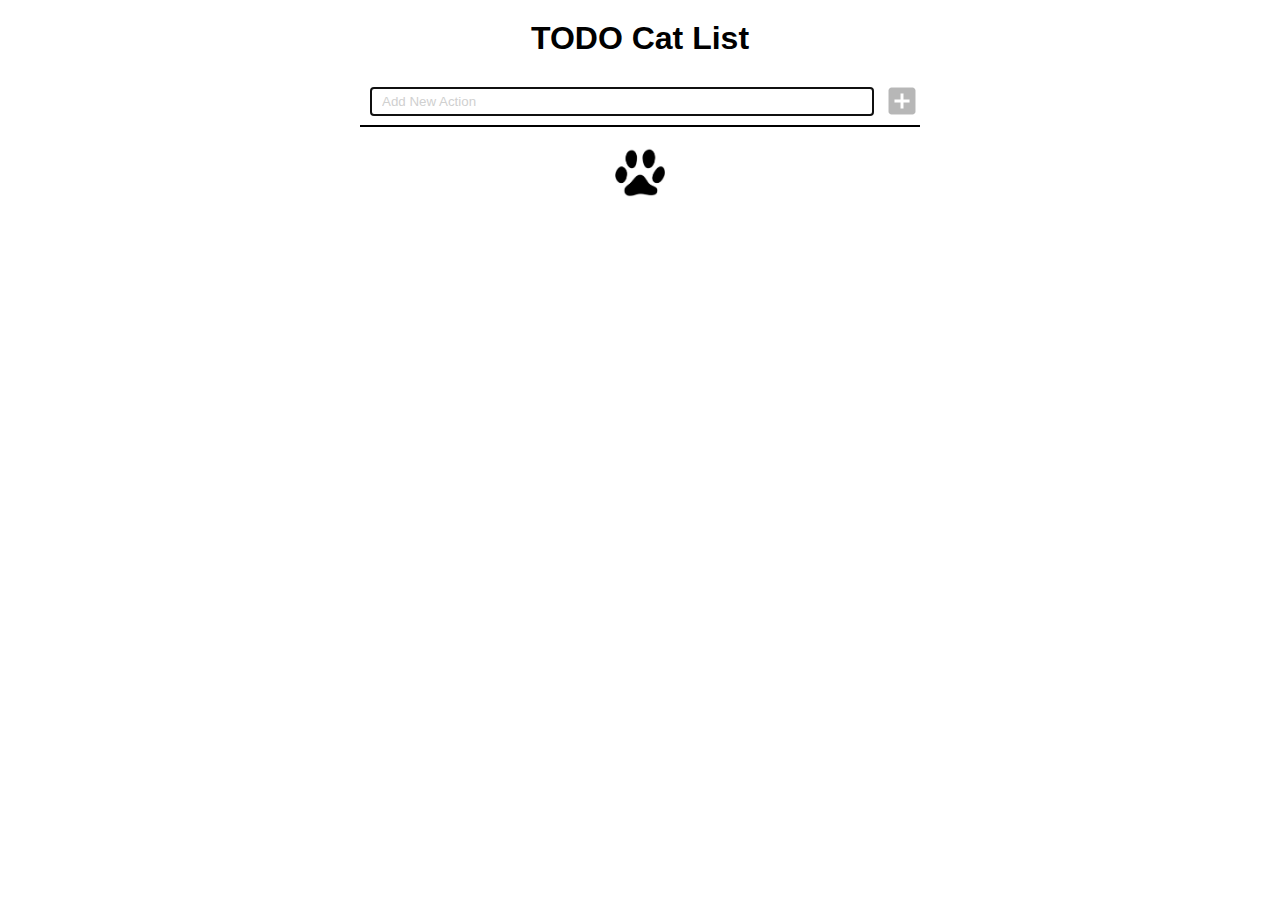
<file: FE_9_11_homework_dom/homework/index.html>
<!DOCTYPE html>
<html lang="en">
<head>
  <meta charset="UTF-8">
  <title>Homework 11 - TODO Cat List</title>
  <link rel="stylesheet" href="./assets/material-icons/material-icons.css">
  <link rel="stylesheet" href="./assets/styles.css">
</head>
<body>
  <div id="root"></div>

  <script src="./src/app.js"></script>
</body>
</html>
</file>
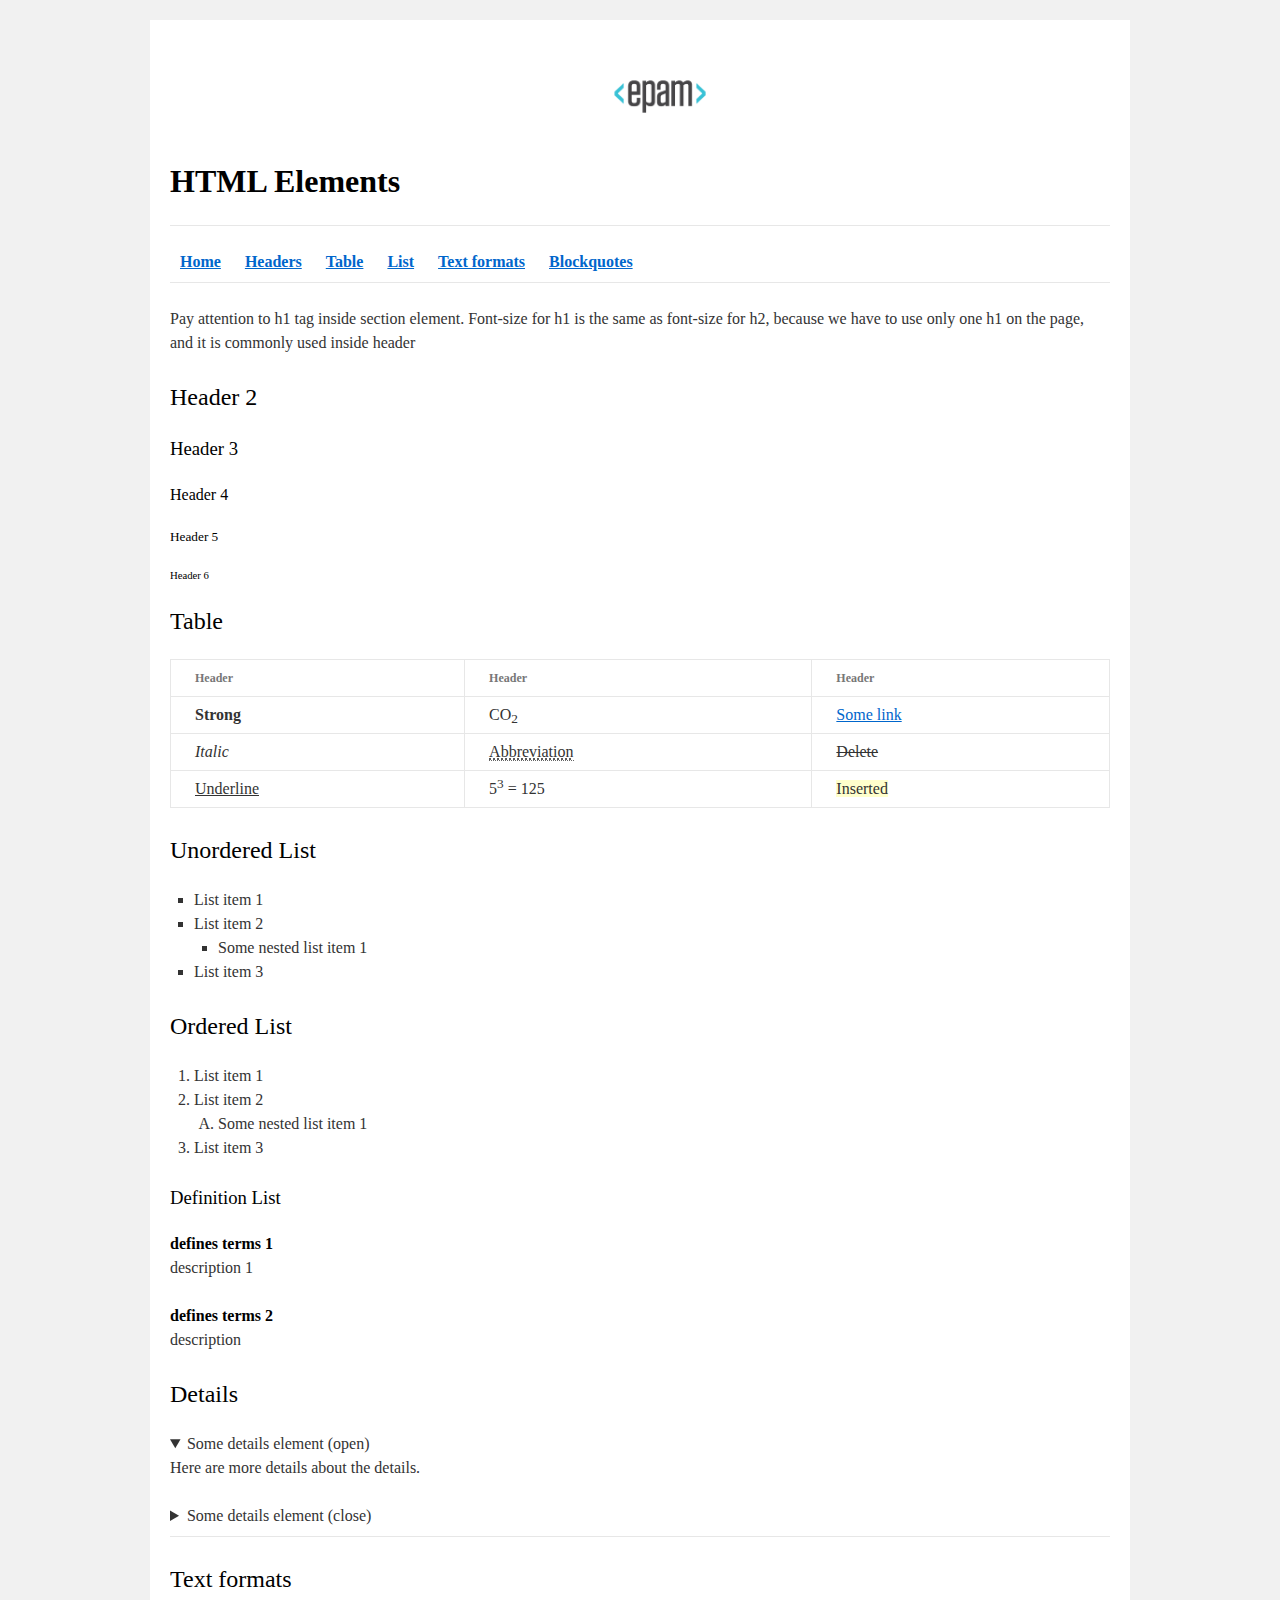
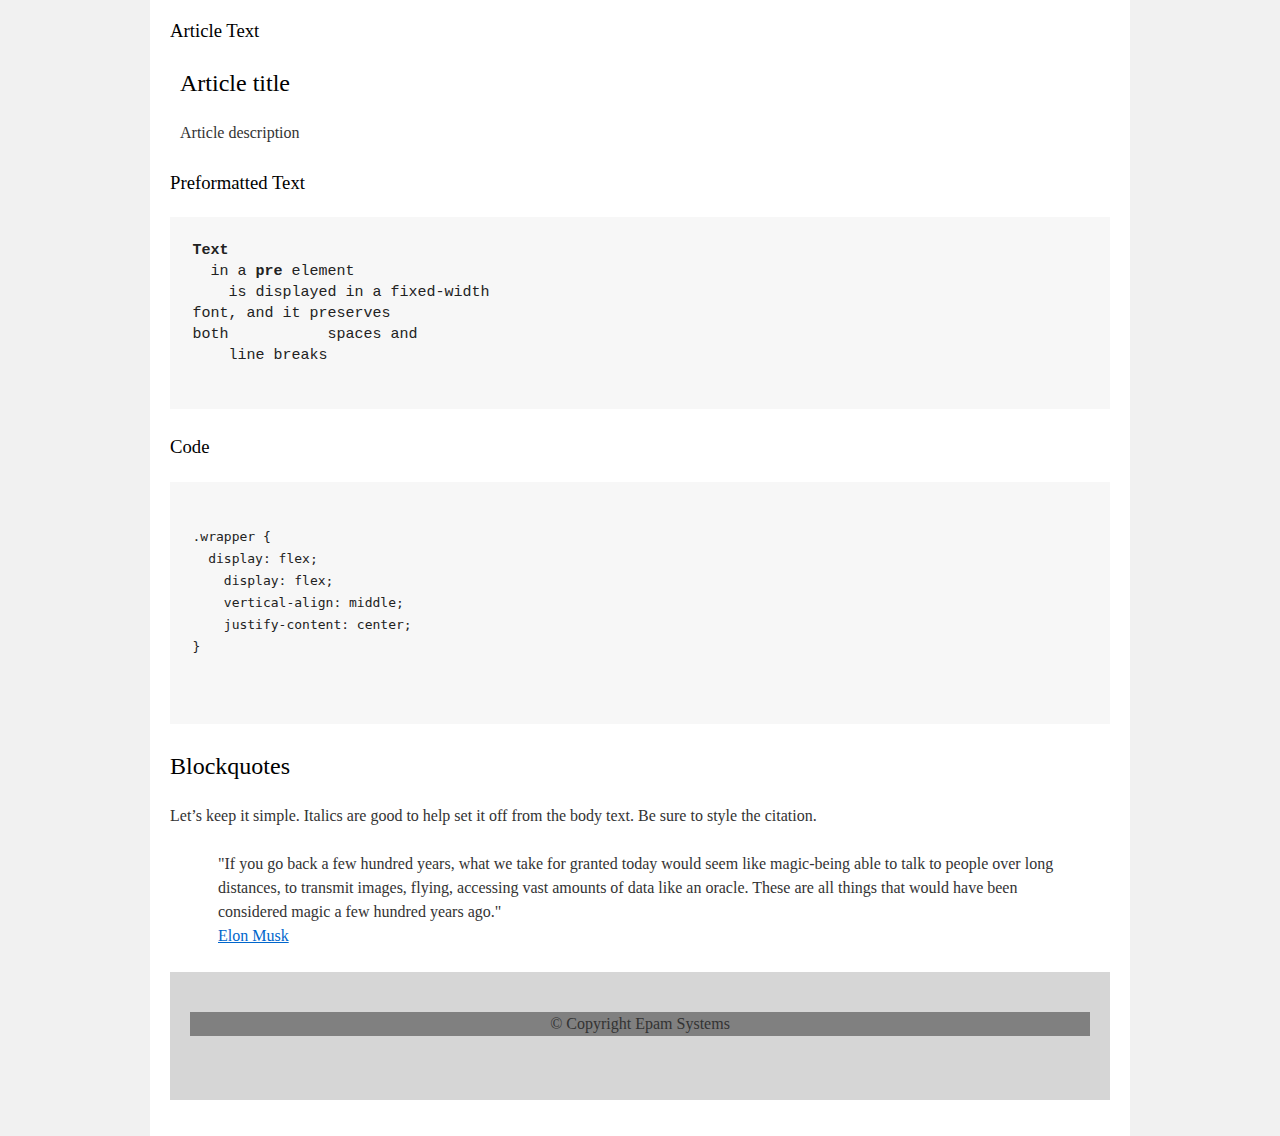
<file: FE_9_1_homework_html-basics/homework/index.html>
<!DOCTYPE html>
<html>

<head>
  <meta charset="utf-8">
  <title>HTML Basics</title>
  <link rel="stylesheet" href="style.css">
</head>

<body>
  <div id="wrapper">
    <div id="main">
      <div id="container">
        <div id="content" role="main">

          <header>
            <p style="text-align:center;"><img src="logo.png" alt="Logo EPAM height="125.4" width="240"></p>
              <h1> <section id="hom"></section><strong>HTML Elements</strong></h1>            
            <hr>            
            <nav>
              <a href="#home"><b>Home</b></a>
              <a href="#headers"><b>Headers</b></a>
              <a href="#table"><b>Table</b></a>
              <a href="#list"><b>List</b></a>
              <a href="#text-formats"><b>Text formats</b></a>
              <a href="#blockquotes"><b>Blockquotes</b></a>
            </nav>            
            <hr>
          </header>
             <p>
              Pay attention to h1 tag inside section element. Font-size for h1 is the same as font-size for h2, 
              because we have to use only one h1 on the page, and it is commonly used inside header
            </p>
           <main>
            <section id="headers">
              <h2>Header 2</h2>
              <h3>Header 3</h3>
              <h4>Header 4</h4>
              <h5>Header 5</h5>
              <h6>Header 6</h6>
            </section>
            <section id="table">
              <h2>Table</h2>
              <table border="1" width="100%" cellspacing="0" >
                  <tr align="left">
                    <th>Header</th>
                    <th>Header</th>
                    <th>Header</th>
                  </tr>
                  <tr>
                    <td><strong>Strong</strong></td>
                    <td>CO<sub>2</sub></td>
                    <td><a href="https://www.epam.com/">Some link</a></td>
                  </tr>
                  <tr>
                    <td><em>Italic</em></td>
                    <td><abbr title="An abbreviation (from Latin brevis, meaning short) is a shortened form of a word or phrase">Abbreviation</abbr></td>
                    <td><del>Delete</del></td>
                  </tr>
                  <tr>
                    <td><u>Underline</u></td>
                    <td>5<sup>3</sup> = 125</td>
                    <td><ins>Inserted</ins></td>
                  </tr>
              </table>
            </section>
            <section id="list">
              <h2>Unordered List</h2>
              <ul type="square">
                <li>List item 1</li>
                <li>List item 2
                  <ul type="square">
                    <li>Some nested list item 1</li>
                  </ul>
                </li>
                <li>List item 3</li>
              </ul>
              
              <h2>Ordered List</h2>
              <ol>
                <li>List item 1</li>
                <li>List item 2
                  <ol type="A">
                    <li>Some nested list item 1</li>
                  </ol>
                </li>
                <li>List item 3</li>
              </ol>
               <h3>Definition List</h3>
              <dl>
                <dt>defines terms 1</dt>
                <dd>description 1</dd>
                 <dt>defines terms 2</dt>
                <dd>description </dd>
              </dl>
               <h2>Details</h2>
              <details open>
                <summary>Some details element (open)</summary>
                <p>Here are more details about the details.</p>
              </details>
               <details>
                <summary>Some details element (close)</summary>
                <p>Here are more details about the details.</p>
              </details>
            </section>
            <hr>
            <section id="text-formats">
             <h2>Text formats</h2>
              <h3>Article Text</h3>
            <article>
              <h2>Article title</h2>
                <p>Article description</p>
            </article>
              <h3>Preformatted Text</h3>
               <pre>
<b>Text</b>
  in a <b>pre</b> element
    is displayed in a fixed-width
font, and it preserves
both           spaces and
    line breaks
                </pre>
              <h3>Code</h3>
                <pre>
                <code>
.wrapper {
  display: flex;
    display: flex;
    vertical-align: middle;
    justify-content: center;
}
                </code>
                </pre>  
              </section>
              <section id="blockquotes">
                <h2>Blockquotes</h2>
                  <p>Let’s keep it simple. Italics are good to help set it off from the body text. Be sure to style the citation.</p>
                    <blockquote>
                      <p> <em>"If you go back a few hundred years, what we take for granted today would seem like magic-being able 
                       to talk to people over long distances, to transmit images, flying, accessing vast amounts of data like an oracle. 
                        These are all things that would have been considered magic a few hundred years ago."</em><br>
                      <cite><a href="https://twitter.com/elonmusk">Elon Musk</a></cite></p>               
                    </blockquote>              
              </section>
            </main>
           <footer>
            <p style="text-align:center;background-color:grey;"> © Copyright Epam Systems</p>
           </footer>

        </div>
      </div>
    </div>
  </div>
</body>

</html>
</file>
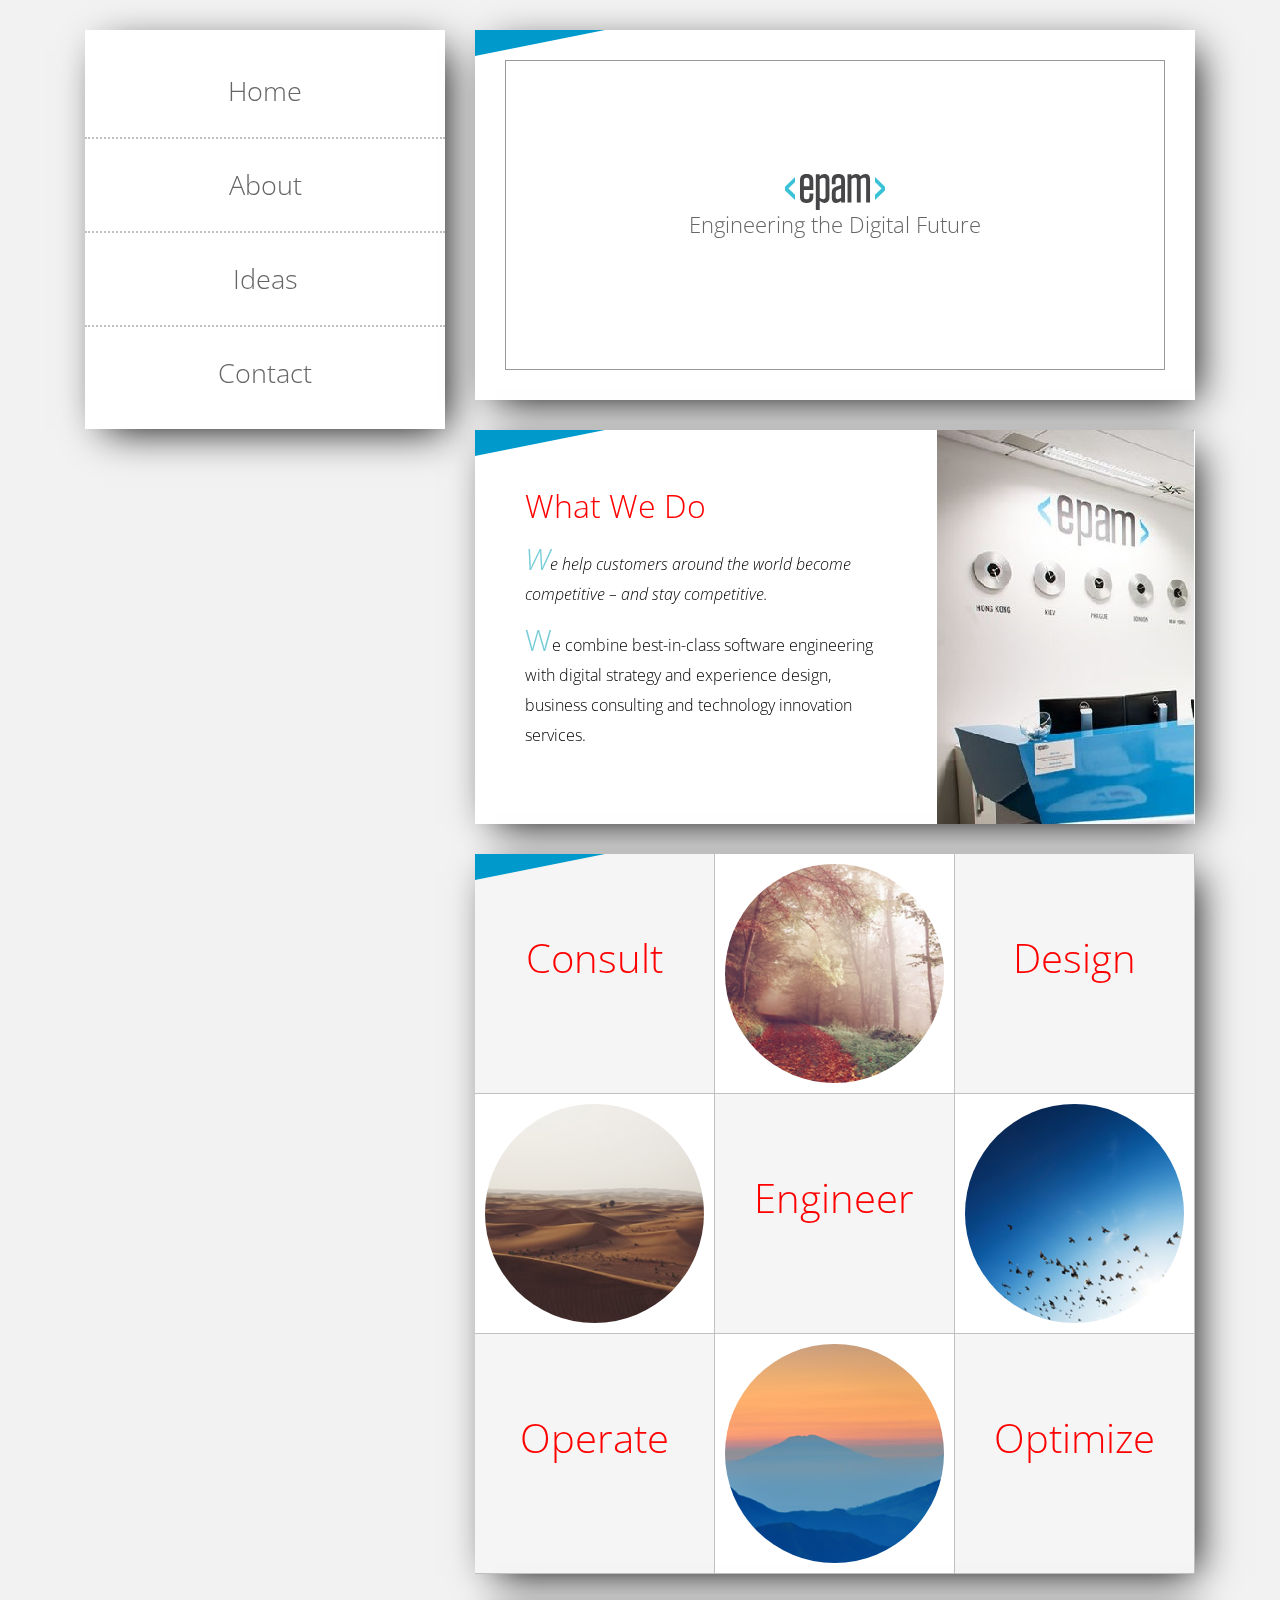
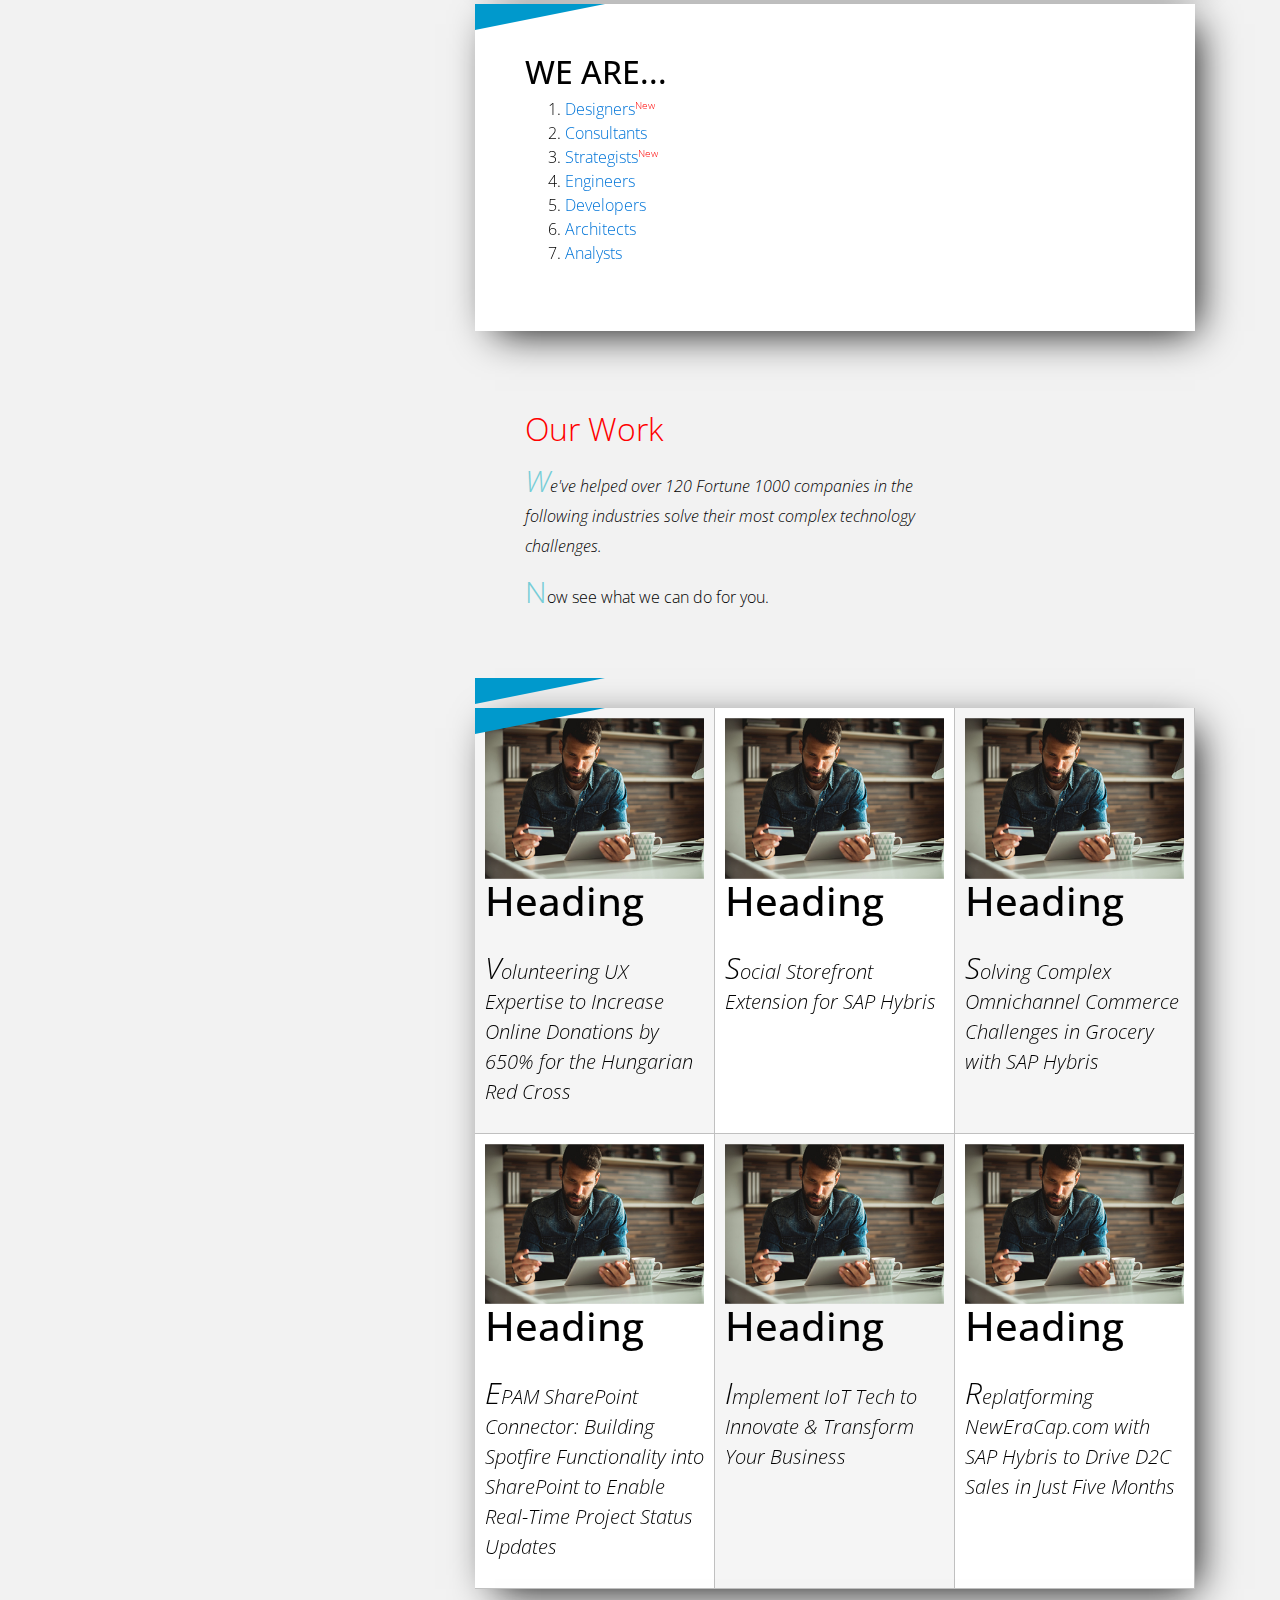
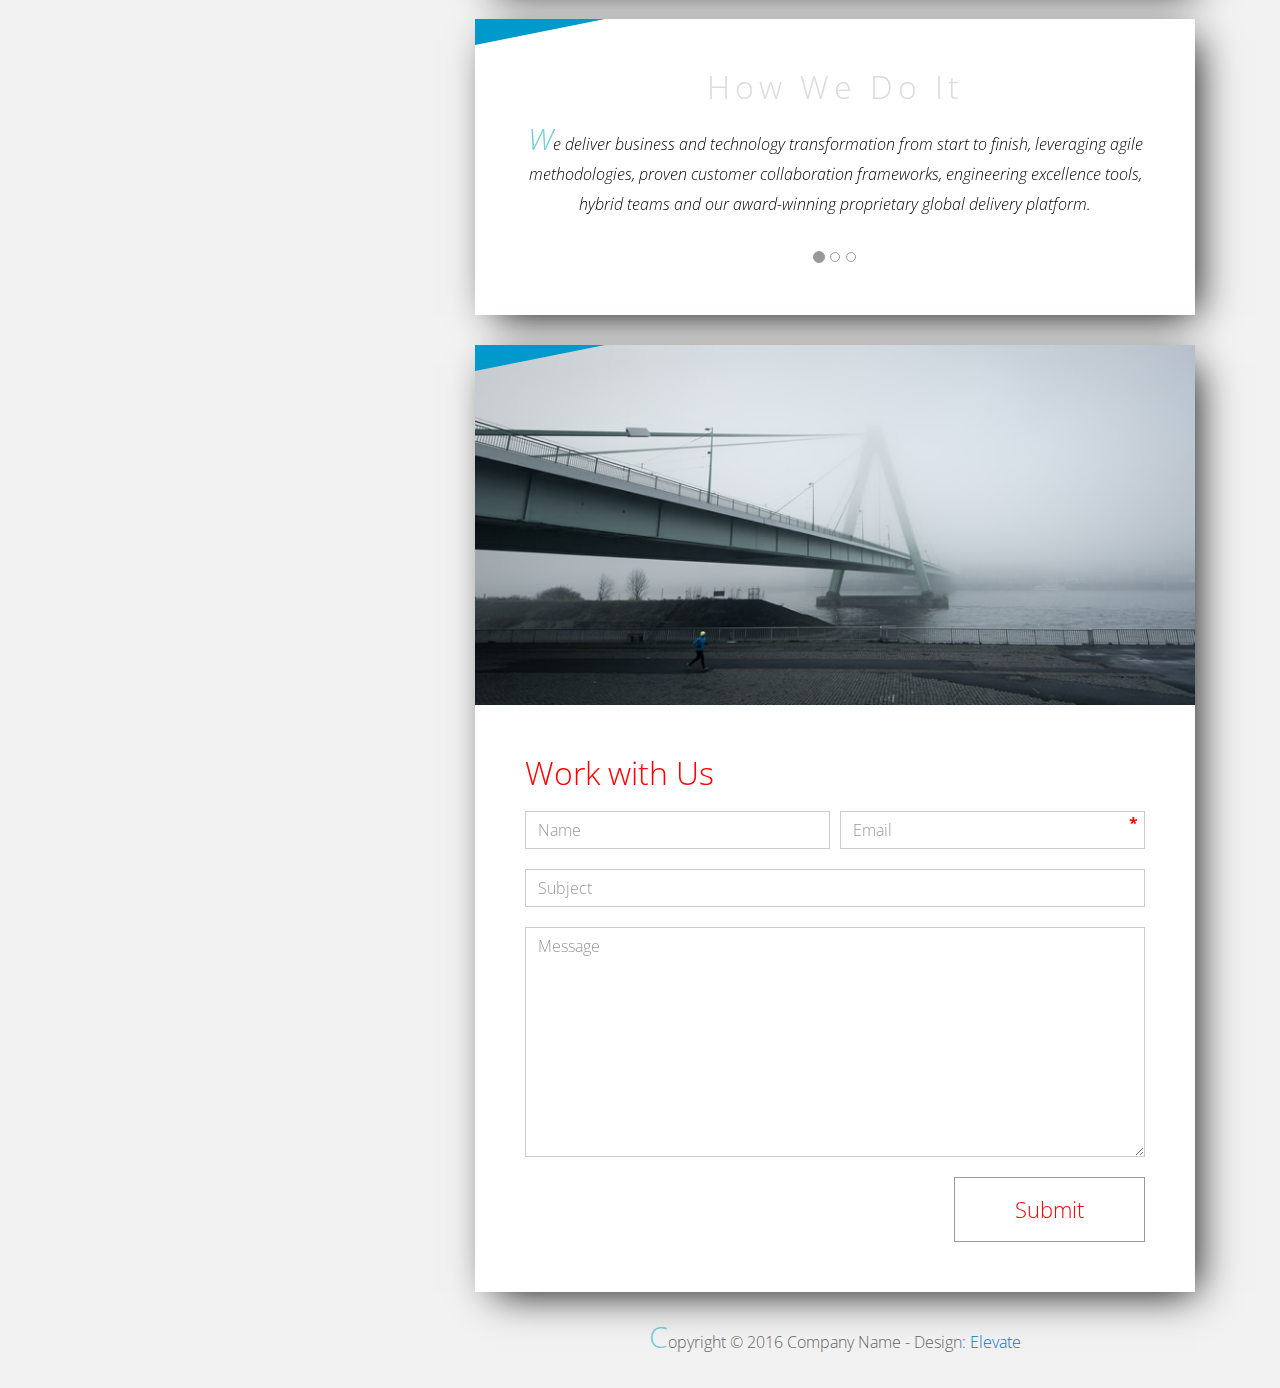
<file: FE_9_2_homework_css-basics/homework/index.html>
<!DOCTYPE html>
<html lang="en">
<head>
  <meta charset="utf-8">
  <meta http-equiv="X-UA-Compatible" content="IE=edge">
  <meta name="viewport" content="width=device-width, initial-scale=1">

  <title>CSS Basic HW</title>



  <!-- load stylesheets -->
  <link rel="stylesheet" href="http://fonts.googleapis.com/css?family=Open+Sans:300,400">
  <!-- Google web font "Open Sans" -->
  <link rel="stylesheet" href="css/bootstrap.min.css">
  <!-- Bootstrap style -->
  <link rel="stylesheet" href="css/general.css">
  <link rel="stylesheet" href="css/style.css">
  <!-- Templatemo style -->
</head>

<body>
<div class="container">

  <div class="tm-sidebar">
    <nav class="tm-main-nav">
      <ul>
        <li class="tm-nav-item"><a href="#home" class="tm-nav-item-link">Home</a></li>
        <li class="tm-nav-item"><a href="#about" class="tm-nav-item-link">About</a></li>
        <li class="tm-nav-item"><a href="#ideas" class="tm-nav-item-link">Ideas</a></li>
        <li class="tm-nav-item"><a href="#contact" class="tm-nav-item-link">Contact</a></li>
      </ul>
    </nav>
  </div>

  <div class="tm-main-content">

    <div id="home" class="tm-content-box margin-b-10">
      <div class="tm-banner">
        <div class="tm-banner-inner">
          <img src="img/EPAM_logo.svg" width="100" alt="">
          <p class="tm-banner-text">Engineering the Digital Future</p>
        </div>
      </div>
    </div>

    <section>
      <div class="tm-content-box flex-2-col">

        <div class="pad flex-item tm-team-description-container">
          <h2 class="tm-section-title">What We Do</h2>
          <p class="tm-section-description">We help customers around the world become competitive – and stay competitive.</p>
          <p class="tm-section-description"> We combine best-in-class software engineering with digital strategy and experience design, business consulting and technology innovation services.</p>
        </div>
        <div class="flex-item">
          <img src="img/image.jpg" alt="">
        </div>
        

      </div>
      <div id="about" class="tm-content-box">

        <ul class="boxes gallery-container">
          <li class="box box-bg">
            <h2 class="tm-section-title tm-section-title-box tm-box-bg-title">Consult</h2>
          </li>
          <li class="box">
            <a href="img/idea-large-01.jpg"><img src="img/idea-01.jpg" alt="Image"
                                                 class="img-fluid thumbnail"></a>
          </li>
          <li class="box box-bg">
            <h2 class="tm-section-title tm-section-title-box tm-box-bg-title">Design</h2>
          </li>
          <li class="box">
            <a href="img/idea-large-02.jpg"><img src="img/idea-02.jpg" alt="Image"
                                                 class="img-fluid thumbnail"></a>
          </li>
          <li class="box box-bg">
            <h2 class="tm-section-title tm-section-title-box tm-box-bg-title">Engineer</h2>
          </li>
          <li class="box">
            <a href="img/idea-large-03.jpg"><img src="img/idea-03.jpg" alt="Image"
                                                 class="img-fluid thumbnail"></a>
          </li>
          <li class="box box-bg">
            <h2 class="tm-section-title tm-section-title-box tm-box-bg-title">Operate</h2>
          </li>
          <li class="box">
            <a href="img/idea-large-04.jpg"><img src="img/idea-04.jpg" alt="Image"
                                                 class="img-fluid thumbnail"></a>
          </li>
          <li class="box box-bg">
            <h2 class="tm-section-title tm-section-title-box tm-box-bg-title">Optimize</h2>
          </li>
        </ul>

      </div>

    </section>

    <!-- slider -->
    <section class="heading tm-content-box">
      <div class="pad">
        <h2> WE ARE...</h2>
        <ol>
          <li><a href="index.html" class="text">Designers</a></li>
          <li><a href="index.html">Consultants</a></li>
          <li><a href="#" class="text">Strategists</a></li>
          <li><a href="#">Engineers</a></li>
          <li><a href="#">Developers</a></li>
          <li><a href="#">Architects</a></li>
          <li><a href="#">Analysts</a></li>
        </ol>
      </div>
    </section>

    <section class="blocks">
       <div class="pad flex-item tm-team-description-container">
          <h2 class="tm-section-title">Our Work</h2>
          <p class="tm-section-description">We've helped over 120 Fortune 1000 companies in the following industries solve their most complex technology challenges. </p>
          <p class="tm-section-description"> Now see what we can do for you.</p>
        </div>
      <div class="tm-content-box flex-2-col">
      </div>
      <div  class="tm-content-box">
        <ul class="boxes gallery-container">
          <li class="box">
            <img src="img/image-1.jpg" alt="Image" class="img-fluid">
            <div>
              <h2>Heading</h2>
              <p>Volunteering UX Expertise to Increase Online Donations by 650% for the Hungarian Red Cross</p>
            </div>
          </li>
          <li class="box">
            <img src="img/image-1.jpg" alt="Image" class="img-fluid">
            <div>
              <h2>Heading</h2>
              <p>Social Storefront Extension for SAP Hybris</p>
            </div>
          </li>
          <li class="box">
            <img src="img/image-1.jpg" alt="Image" class="img-fluid">
            <div>
              <h2>Heading</h2>
              <p>Solving Complex Omnichannel Commerce Challenges in Grocery with SAP Hybris</p>
            </div>
          </li>
          <li class="box">
            <img src="img/image-1.jpg" alt="Image" class="img-fluid">
            <div>
              <h2>Heading</h2>
              <p>EPAM SharePoint Connector: Building Spotfire Functionality into SharePoint to Enable Real-Time Project Status Updates</p>
            </div>
          </li>
          <li class="box">
            <img src="img/image-1.jpg" alt="Image" class="img-fluid">
            <div>
              <h2>Heading</h2>
              <p>Implement IoT Tech to Innovate &amp; Transform Your Business</p>
            </div>
          </li>
          <li class="box">
            <img src="img/image-1.jpg" alt="Image" class="img-fluid">
            <div>
              <h2>Heading</h2>
              <p>Replatforming NewEraCap.com with SAP Hybris to Drive D2C Sales in Just Five Months</p>
            </div>
          </li>
        </ul>

      </div>
    </section>

    <section id="ideas">
      <div id="tmCarousel" class="carousel slide tm-content-box" data-ride="carousel">

        <ol class="carousel-indicators">
          <li data-target="#tmCarousel" data-slide-to="0" class="active"></li>
          <li data-target="#tmCarousel" data-slide-to="1" class=""></li>
          <li data-target="#tmCarousel" data-slide-to="2" class=""></li>
        </ol>

        <div class="carousel-inner" role="listbox">

          <div class="carousel-item active">
            <div class="carousel-content">
              <div class="flex-item">
                <h2 class="tm-section-title">How We Do It</h2>
                <p class="tm-section-description carousel-description">We deliver business and technology transformation from start to finish, leveraging agile methodologies, proven customer collaboration frameworks, engineering excellence tools, hybrid teams and our award-winning proprietary global delivery platform.</p>
              </div>
            </div>
          </div>

          <div class="carousel-item">
            <div class="carousel-content">
              <div class="flex-item">
                <h2 class="tm-section-title">Our Clients</h2>
                <p class="tm-section-description carousel-description">Lorem ipsum dolor sit amet,
                  consectetur adipiscing elit. Quisque vel nisi pharetra nibh varius pharetra ac
                  sagittis nisi. Etiam pharetra vestibulum hendrerit. Pellentesque interdum metus
                  sed massa rutrum.</p>
              </div>
            </div>
          </div>

          <div class="carousel-item">
            <div class="carousel-content">
              <div class="flex-item">
                <h2 class="tm-section-title">Our Projects</h2>
                <p class="tm-section-description carousel-description">Donec ex libero, fringilla
                  vitae purus sit amet, rhoncus pharetra lorem. Pellentesque id sem id lacus
                  ultricies vehicula. Aliquam rutrum mi non. Pellentesque interdum metus sed massa
                  rutrum.</p>
              </div>
            </div>
          </div>

        </div>

      </div>
    </section>

    <section class="tm-content-box">
      <img src="img/contact.jpg" alt="Contact image" class="img-fluid">

      <div id="contact" class="pad">
        <h2 class="tm-section-title">Work with Us</h2>
        <form action="#contact" method="get" class="contact-form">

          <div class="form-group col-xs-12 col-sm-12 col-md-6 col-lg-6 form-group-2-col-left">
            <input type="text" id="contact_name" name="contact_name" class="form-control"
                   placeholder="Name" required/>
          </div>
          <div class="form-group col-xs-12 col-sm-12 col-md-6 col-lg-6 form-group-2-col-right mandatory-field">
            <input type="email" id="contact_email" name="contact_email" class="form-control"
                   placeholder="Email" required/>
          </div>
          <div class="form-group">
            <input type="text" id="contact_subject" name="contact_subject" class="form-control"
                   placeholder="Subject" required/>
          </div>
          <div class="form-group">
            <textarea id="contact_message" name="contact_message" class="form-control" rows="9"
                      placeholder="Message" required></textarea>
          </div>

          <button type="submit" class="btn btn-primary submit-btn">Submit</button>

        </form>
      </div>
    </section>

    <footer class="tm-footer">
      <p class="text-xs-center">Copyright &copy; 2016 Company Name

        - Design: <a rel="nofollow" href="http://www.templatemo.com/tm-481-elevate"
                     target="_parent">Elevate</a></p>
    </footer>

  </div>

</div>

</body>
</html>
</file>
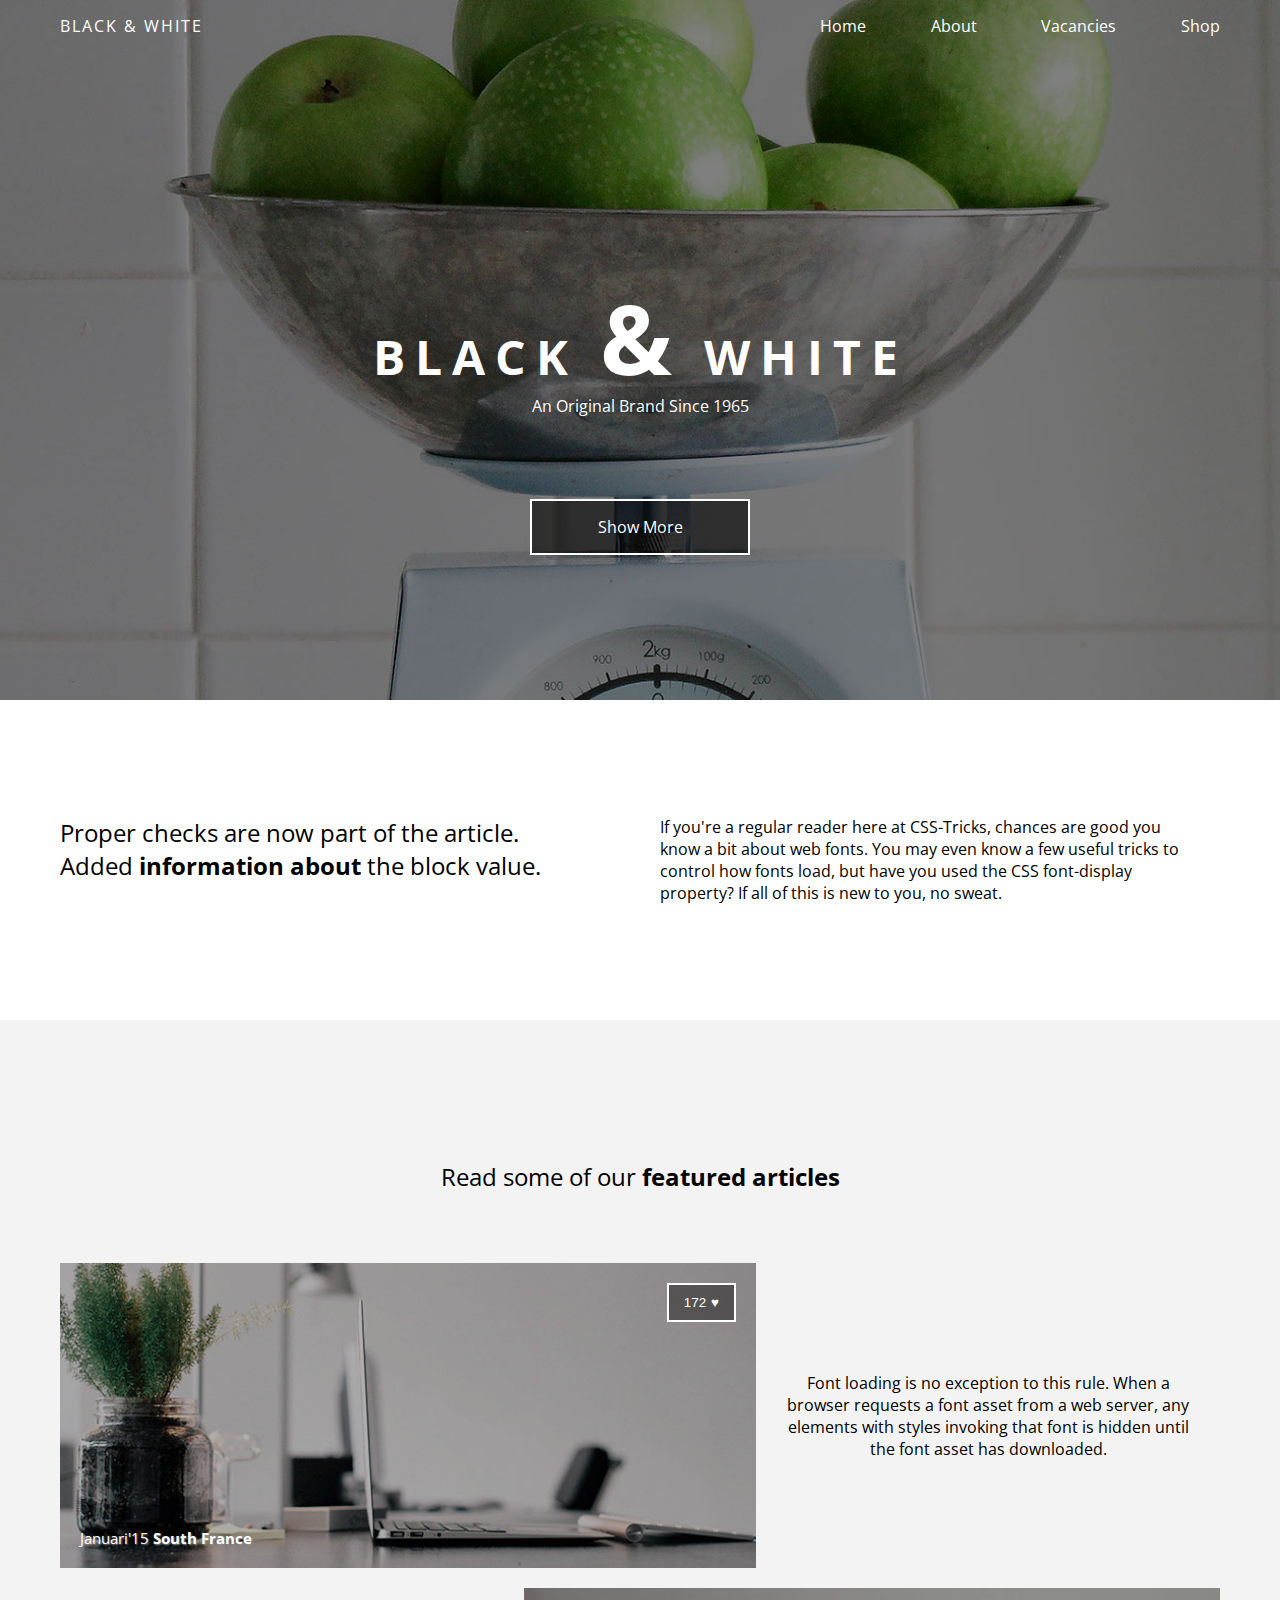
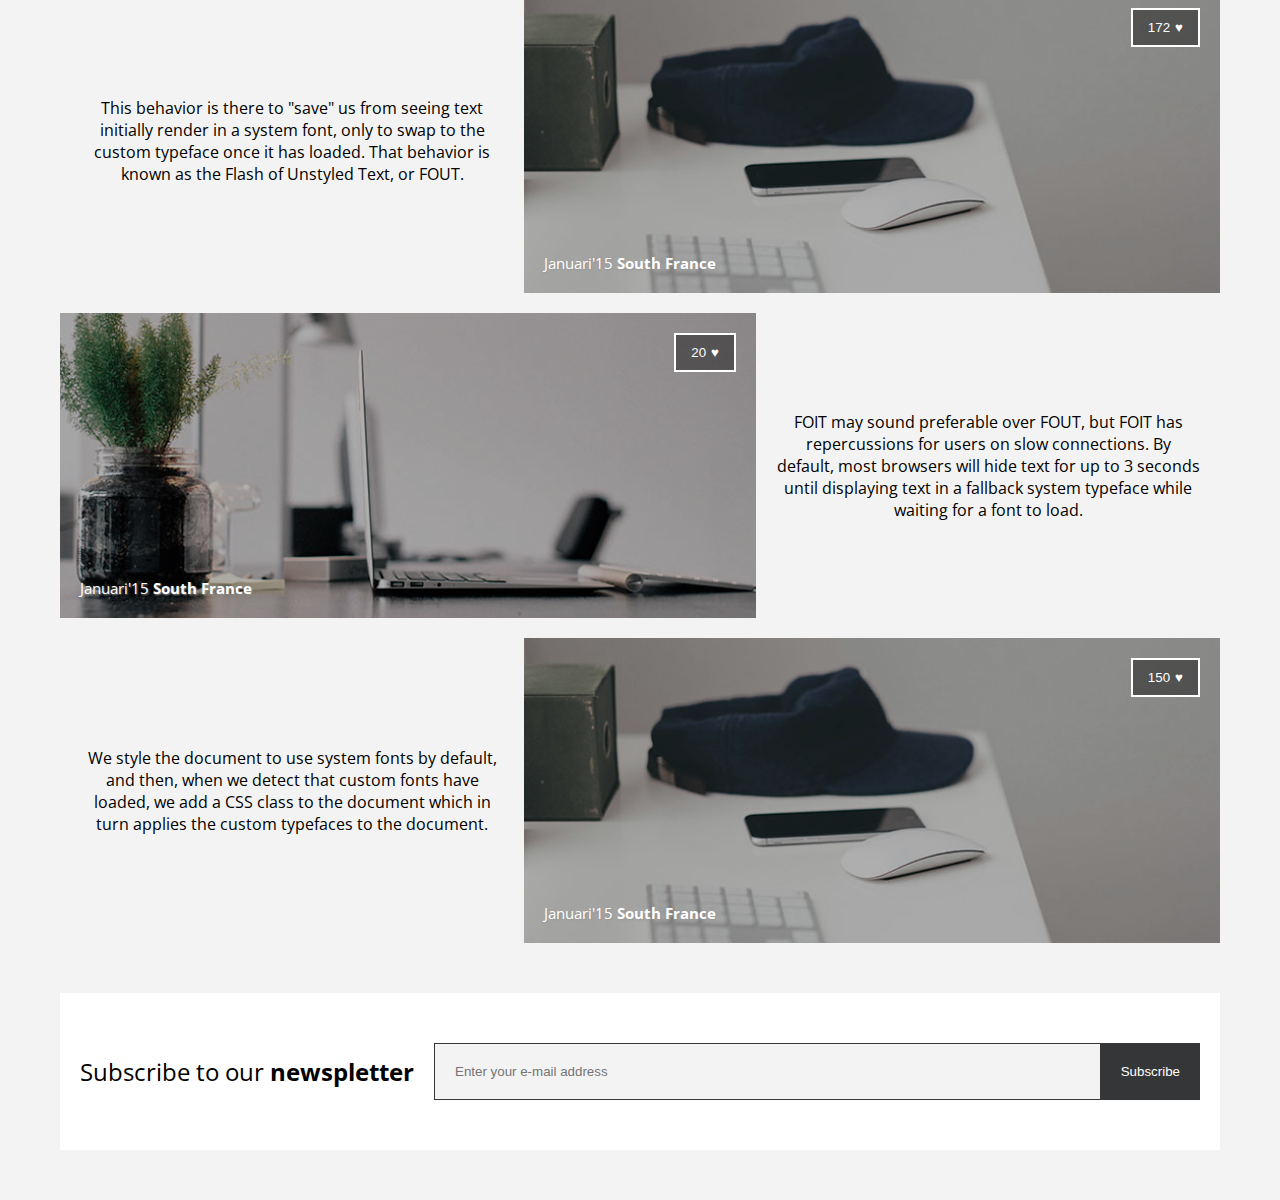
<file: FE_9_4_homework_css-layouts/homework/index.html>
<!DOCTYPE html>
<html lang="en">
<head>
    <meta charset="UTF-8">
    <meta name="viewport" content="width=device-width, initial-scale=1.0">
    <meta http-equiv="X-UA-Compatible" content="ie=edge">
    <title>CSS Layouts</title>
    <link href="css/style.css" rel="stylesheet">
    <link href="https://fonts.googleapis.com/css?family=Open+Sans" rel="stylesheet preload">
</head>
<body>
<header class="header">
    <div class="wrapper">
        <div class="navigation">
            <a href="#" class="logo">black & white</a>
            <nav>
                <ul class="main-navigation">
                    <li><a href="#">Home</a></li>
                    <li><a href="#">About</a></li>
                    <li><a href="#">Vacancies</a></li>
                    <li><a href="#">Shop</a></li>
                </ul>
            </nav>
        </div>
        <div class="brand">
            <h1>BLACK <span>&</span> WHITE</h1>
            <p>An Original Brand Since 1965</p>
        </div>
        <a href="#" class="button-hdr">Show More</a>
    </div>
</header>
<main>
    <section class="about-section">
        <div class="wrapper">
            <div class="about-section__content">
                <h2 class="about-section__header">Proper checks are now part of the article. Added&nbsp;<strong>information about</strong> the block value.</h2>
                <p class="about-section__text">If you're a regular reader here at CSS-Tricks, chances are good you know a bit about web fonts.
                    You may even know a few useful tricks to control how fonts load, but have you used the CSS font-display property?
                    If all of this is new to you, no sweat.
                </p>
            </div>
        </div>
    </section>
    <section class="featured-articles">
        <div class="wrapper">
            <h2 class="featured-articles__header">Read some of our <strong>featured articles</strong></h2>
            <article class="featured-article">
                <div class="featured-article__image-wrapper">
                    <a href="#"  title="Read more!">
                        <img src="img/sample.jpg" alt="Alt text here">
                        <h2 class="featured-article__header">Januari'15 <strong>South France</strong></h2>
                    </a>
                    <button class="featured-article__like" title="Like!">172</button>
                </div>
                <p class="featured-article__intro">Font loading is no exception to this rule.
                    When a browser requests a font asset from a web server, any elements with styles invoking that font
                    is hidden until the font asset has downloaded.</p>
            </article>
            <article class="featured-article">
                <div class="featured-article__image-wrapper">
                    <a href="#"  title="Read more!">
                        <img src="img/sample3.jpg" alt="Alt text here">
                        <h2 class="featured-article__header">Januari'15 <strong>South France</strong></h2>
                    </a>
                    <button class="featured-article__like" title="Like!">172</button>
                </div>
                <p class="featured-article__intro">This behavior is there to "save" us from seeing text initially render
                    in a system font, only to swap to the custom typeface once it has loaded. That behavior is known as
                    the Flash of Unstyled Text, or FOUT.</p>
            </article>
            <article class="featured-article">
                <div class="featured-article__image-wrapper">
                    <a href="#"  title="Read more!">
                        <img src="img/sample.jpg" alt="Alt text here">
                        <h2 class="featured-article__header">Januari'15 <strong>South France</strong></h2>
                    </a>
                    <button class="featured-article__like" title="Like!">20</button>
                </div>
                <p class="featured-article__intro">FOIT may sound preferable over FOUT, but FOIT has repercussions for
                    users on slow connections. By default, most browsers will hide text for up to 3 seconds until
                    displaying text in a fallback system typeface while waiting for a font to load.</p>
            </article>
            <article class="featured-article">
                <div class="featured-article__image-wrapper">
                    <a href="#"  title="Read more!">
                        <img src="img/sample3.jpg" alt="Alt text here">
                        <h2 class="featured-article__header">Januari'15 <strong>South France</strong></h2>
                    </a>
                    <button class="featured-article__like" title="Like!">150</button>
                </div>
                <p class="featured-article__intro">We style the document to use system fonts by default, and then,
                    when we detect that custom fonts have loaded, we add a CSS class to the document which in turn
                    applies the custom typefaces to the document.</p>
            </article>
            <section class="newsletter-subscription">
                <h2 class="newsletter-subscription__header">Subscribe to our <strong>newspletter</strong></h2>
                <form action="/subscribtion" method="post" class="newsletter-subscription__form">
                    <input type="email" name="email" class="newsletter-subscription__email" placeholder="Enter your e-mail address" required>
                    <input type="submit" class="newsletter-subscription__btn" value="Subscribe">
                </form>
            </section>
        </div>
    </section>
</main>
   
</body>
</html>
</file>
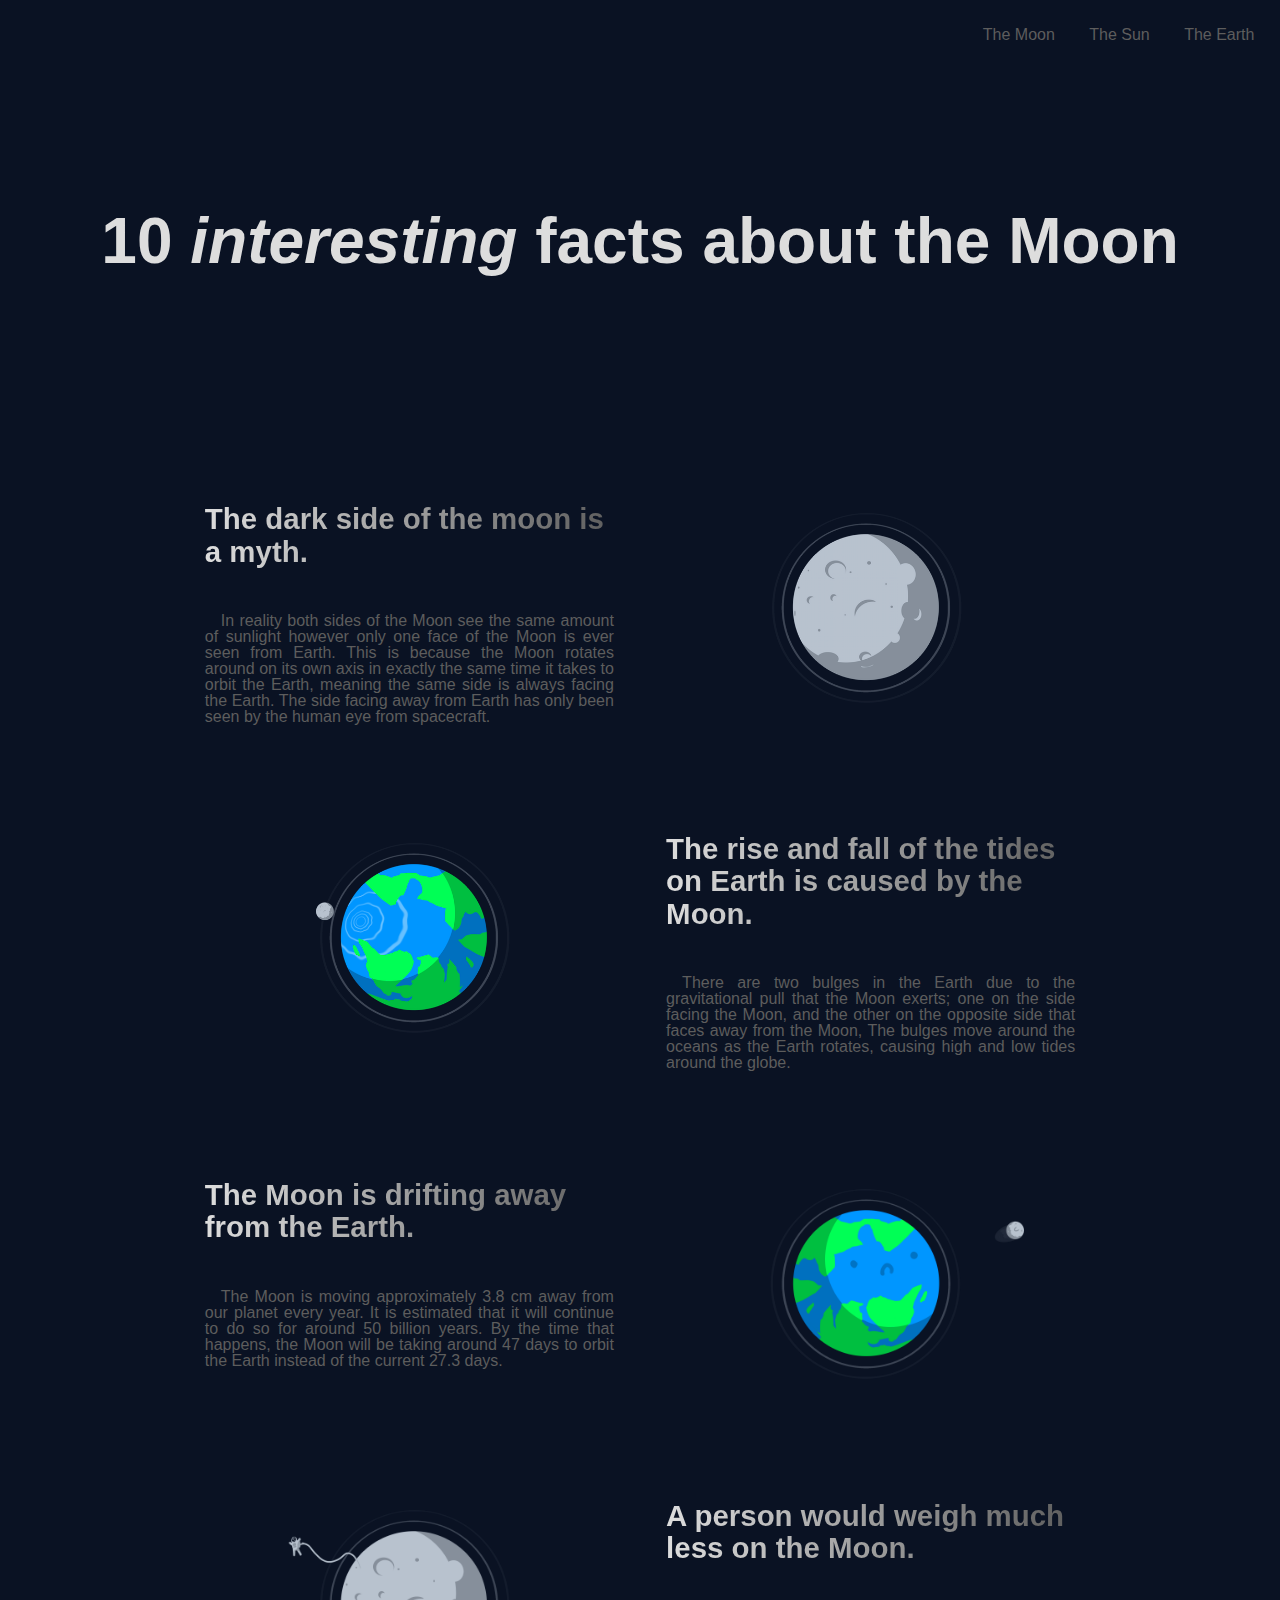
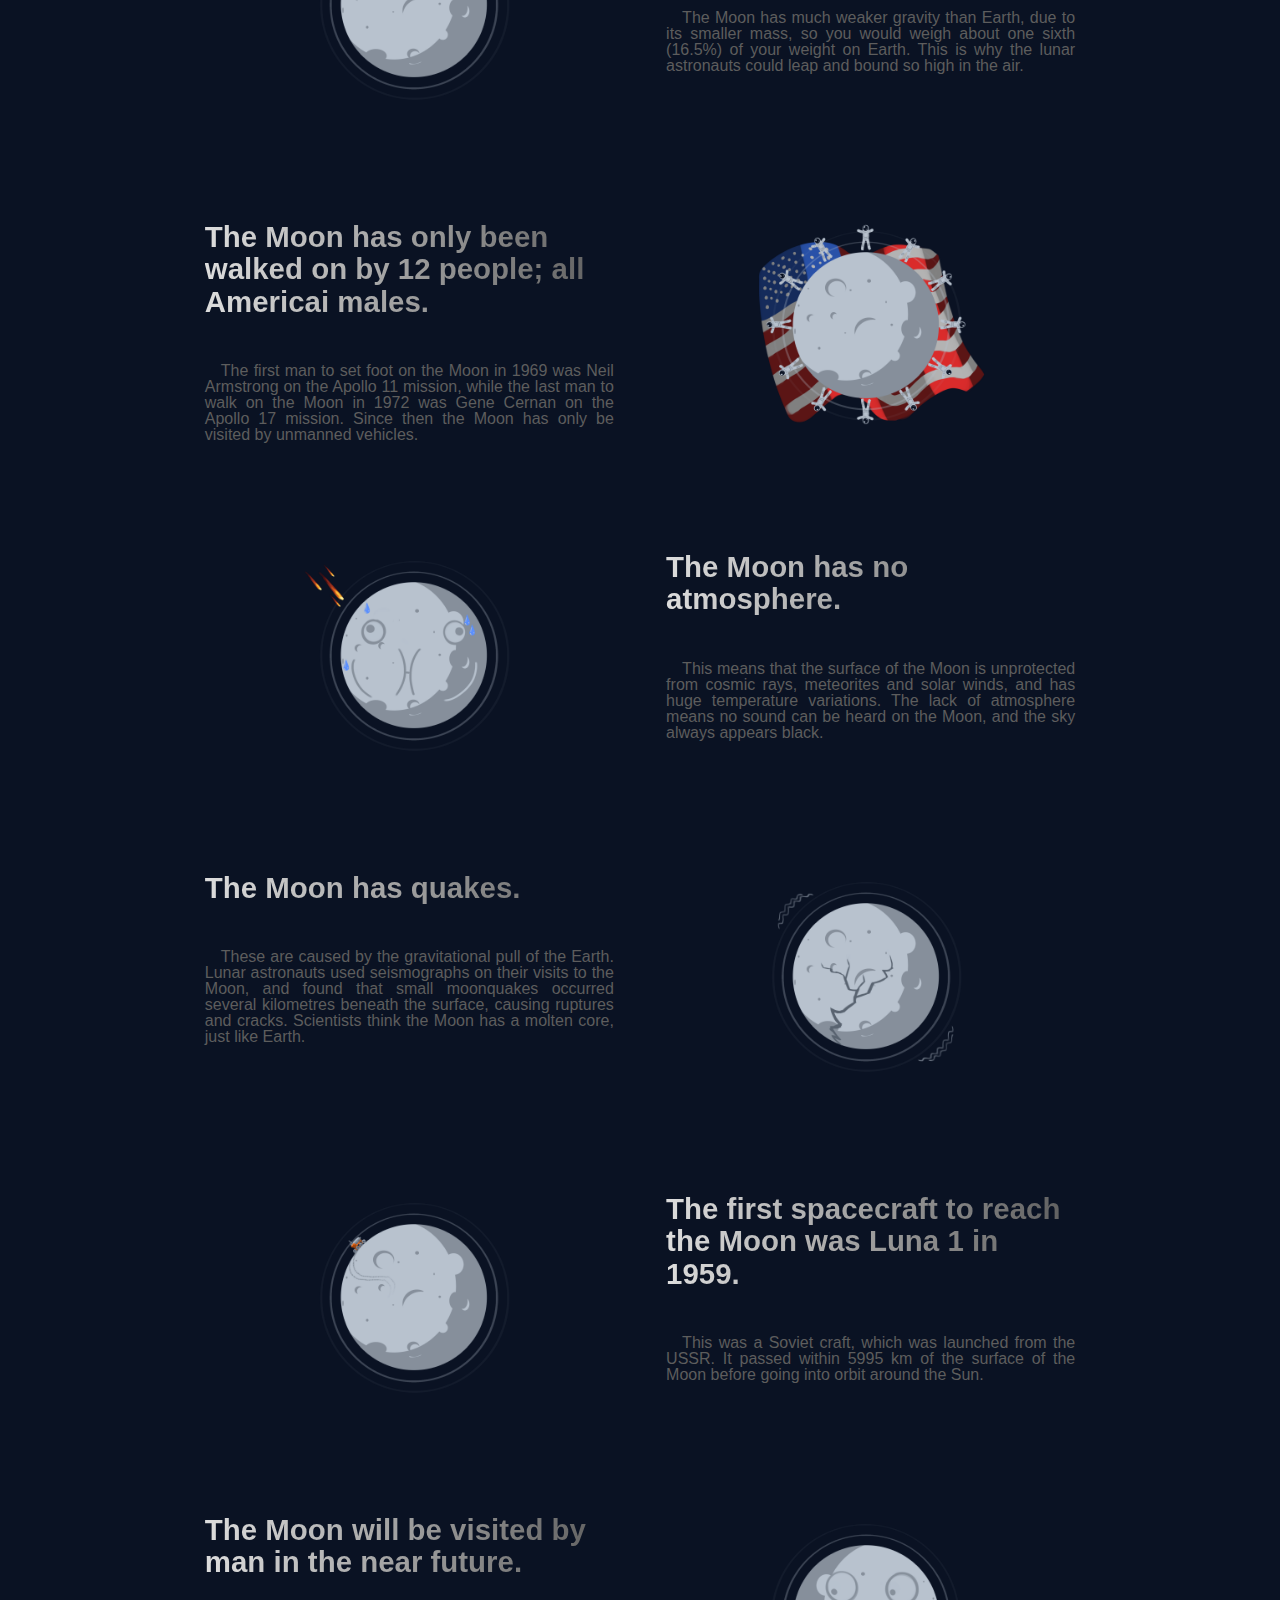
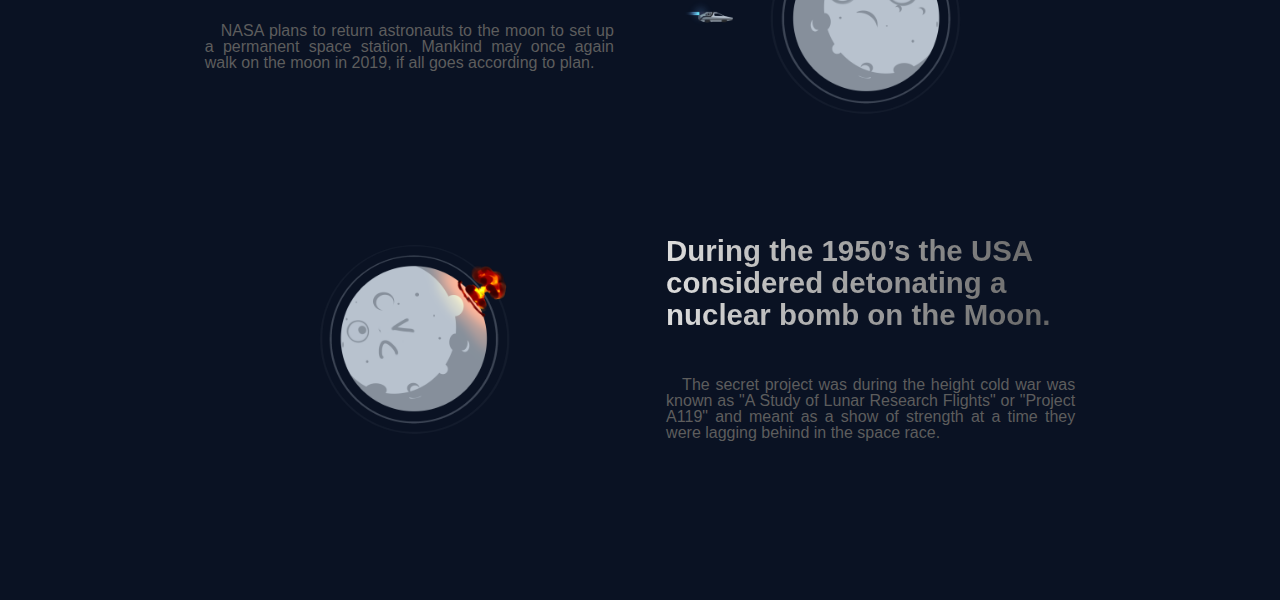
<file: FE_9_5_homework_responsive/homework/src/index.html>
<!DOCTYPE html>
<html lang="en">
<head>
  <meta charset="UTF-8">
  <meta name="viewport" content="width=device-width, initial-scale=1.0">
  <meta http-equiv="X-UA-Compatible" content="ie=edge">
  <link rel="stylesheet" href="styles.css">
  <title>Responsive</title>
</head>
<body>
	 <header id="pageTop">
    <nav>
      <ul class="List">
        <li><a href="#moon" class="article-title" tabindex="1">The Moon</a></li>
        <li><a href="#sun" tabindex="2">The Sun</a></li>
        <li><a href="#earth" tabindex="3">The Earth</a></li>
      </ul>
    </nav>
  </header>

	<main>
		<div class="container">
			<h1 class="heading">10 <em>interesting</em> facts about the Moon</h1>
			
			<div class="content">
				<!--1-->
				<article class="info">
					<div class="photo"><img src="../assets/dark-side.png" alt="dark-side"></div>
					<div class="paragraph">
						<h2 class="heading2">The dark side of the moon is a myth.</h2>
						<p>In reality both sides of the Moon see the same amount of sunlight however only one face of the Moon is ever seen from Earth. This is because the Moon rotates around on its own axis in exactly the same time it takes to orbit the Earth, meaning the same side is always facing the Earth. The side facing away from Earth has only been seen by the human eye from spacecraft.</p>
					</div>
				</article>
				<!--2-->
				<article class="info">
				 	<div class="photo"><img src="../assets/earth-tides.png" alt="earth-tides"></div>
					<div class="paragraph">
						<h2 class="heading2">The rise and fall of the tides on Earth is caused by the Moon.</h2>
						<p>There are two bulges in the Earth due to the gravitational pull that the Moon exerts; one on the side facing the Moon, and the other on the opposite side that faces away from the Moon, The bulges move around the oceans as the Earth rotates, causing high and low tides around the globe.</p>
					</div>
				</article>
				<!--3-->
				 <article class="info">
				 	<div class="photo"><img src="../assets/drifting-moon.png" alt="drifting-moon"></div>
					<div class="paragraph">
						<h2 class="heading2">The Moon is drifting away from the Earth.</h2>
						<p>The Moon is moving approximately 3.8 cm away from our planet every year. It is estimated that it will continue to do so for around 50 billion years. By the time that happens, the Moon will be taking around 47 days to orbit the Earth instead of the current 27.3 days.</p>
					</div>
				</article>
				<!--4-->
				 <article class="info">
				 	<div class="photo"><img src="../assets/less-weight-on-the-moon.png" alt="less-weight-on-the-moon"></div>
					<div class="paragraph">
						<h2 class="heading2">A person would weigh much less on the Moon.</h2>
						<p>The Moon has much weaker gravity than Earth, due to its smaller mass, so you would weigh about one sixth (16.5%) of your weight on Earth. This is why the lunar astronauts could leap and bound so high in the air.</p>
					</div>
				</article>
				<!--5-->
				 <article class="info">
				 	<div class="photo"><img src="../assets/12-americans.png" alt="12-americans"></div>
					<div class="paragraph">
						<h2 class="heading2">The Moon has only been walked on by 12 people; all Americai males.</h2>
						<p>The first man to set foot on the Moon in 1969 was Neil Armstrong on the Apollo 11 mission, while the last man to walk on the Moon in 1972 was Gene Cernan on the Apollo 17 mission. Since then the Moon has only be visited by unmanned vehicles.</p>
					</div>
				</article>
				<!--6-->
				 <article class="info">
				 	<div class="photo"><img src="../assets/no-atmosphere.png" alt="no-atmosphere"></div>
					<div class="paragraph">
						<h2 class="heading2">The Moon has no atmosphere.</h2>
						<p>This means that the surface of the Moon is unprotected from cosmic rays, meteorites and solar winds, and has huge temperature variations. The lack of atmosphere means no sound can be heard on the Moon, and the sky always appears black.</p>
					</div>
				</article>
				<!--7-->
				 <article class="info">
				 	<div class="photo"><img src="../assets/moon-quakes.png" alt="moon-quakes"></div>
					<div class="paragraph">
						<h2 class="heading2">The Moon has quakes.</h2>
						<p>These are caused by the gravitational pull of the Earth. Lunar astronauts used seismographs on their visits to the Moon, and found that small moonquakes occurred several kilometres beneath the surface, causing ruptures and cracks. Scientists think the Moon has a molten core, just like Earth.</p>
					</div>
				</article>
				<!--8-->
				 <article class="info">
				 	<div class="photo"><img src="../assets/spacecraft.png" alt="spacecraft"></div>
					<div class="paragraph">
						<h2 class="heading2">The first spacecraft to reach the Moon was Luna 1 in 1959.</h2>
						<p>This was a Soviet craft, which was launched from the USSR. It passed within 5995 km of the surface of the Moon before going into orbit around the Sun.</p>
					</div>
				</article>
				<!--9-->
				 <article class="info">
				 	<div class="photo"><img src="../assets/moon-station.png" alt="moon-station"></div>
					<div class="paragraph">
						<h2 class="heading2">The Moon will be visited by man in the near future.</h2>
						<p>NASA plans to return astronauts to the moon to set up a permanent space station. Mankind may once again walk on the moon in 2019, if all goes according to plan.</p>
					</div>
				</article>
				<!--10-->
				 <article class="info">
				 	<div class="photo"><img src="../assets/nuclear-bomb.png" alt="nuclear-bomb"></div>
					<div class="paragraph">
						<h2 class="heading2">During the 1950’s the USA considered detonating a nuclear bomb on the Moon.</h2>
						<p>The secret project was during the height cold war was known as "A Study of Lunar Research Flights" or "Project A119" and meant as a show of strength at a time they were lagging behind in the space race.</p>
					</div>
				</article>	 
				</div>
		</div>
	</main>
  <a href="#pageTop" class="home" tabindex="4">Up</a>  
</body>
</html>
</file>
<file: FE_9_11_homework_dom/homework/assets/material-icons/material-icons.css>
@font-face {
  font-family: 'Material Icons';
  font-style: normal;
  font-weight: 400;
  src: url(MaterialIcons-Regular.eot); /* For IE6-8 */
  src: local('Material Icons'),
       local('MaterialIcons-Regular'),
       url(MaterialIcons-Regular.woff2) format('woff2'),
       url(MaterialIcons-Regular.woff) format('woff'),
       url(MaterialIcons-Regular.ttf) format('truetype');
}

.material-icons {
  font-family: 'Material Icons';
  font-weight: normal;
  font-style: normal;
  font-size: 24px;  /* Preferred icon size */
  display: inline-block;
  line-height: 1;
  text-transform: none;
  letter-spacing: normal;
  word-wrap: normal;
  white-space: nowrap;
  direction: ltr;

  /* Support for all WebKit browsers. */
  -webkit-font-smoothing: antialiased;
  /* Support for Safari and Chrome. */
  text-rendering: optimizeLegibility;

  /* Support for Firefox. */
  -moz-osx-font-smoothing: grayscale;

  /* Support for IE. */
  font-feature-settings: 'liga';
}
</file>
<file: FE_9_11_homework_dom/homework/assets/styles.css>
*{
  margin: 0;
  padding: 0;
  box-sizing: border-box;
}
#root {
  max-width: 560px;
  margin: auto;
}
body {
  font-size: 16px;
  font-family: Arial, san-serif;
}
h1 {
  text-align: center;
  margin: 20px;
}
.max-msg {
  text-align: center;
  display: none;
}
.todo-add {
  display: flex;
  justify-content: space-between;
  align-items: center;
  margin-bottom: 20px;
  padding: 10px 0;	
  height: 50px;
  border-bottom: 2px solid #000;
}
input[type=text] {
  width: 95%;   
  padding: 5px 10px;
  margin: 10px;
  display: inline-block;
  border: 2px solid #000;
}
input[type=text]::placeholder {
  color: #d0d0d0;
}
button {  
  display: flex;
  align-items: center;
  background: none;
  border: 0;
  padding: 0;
  cursor: pointer;
}
.material-icons {
  font-size: 36px;
  vertical-align: middle;
}
.todo-list {
  list-style-type: none;
  margin-left: 10px;
}
.list-item {
  display: flex;
  align-items: center;
  cursor: move;
  margin-bottom: 5px;
}
.remove-item {
  margin-left: auto;
}
.todo-footer{
  display: flex;
  justify-content: center;
  align-items: flex-end;
  flex: 1;
}
.todo-img{
  width: 50px;
  height: 50px;
}
</file>
<file: FE_9_1_homework_html-basics/homework/style.css>
html, body, div, span, applet, object, iframe,
h1, h2, h3, h4, h5, h6, p, blockquote, pre,
a, abbr, acronym, address, big, cite, code,
del, dfn, em, font, img, ins, kbd, q, s, samp,
small, strike, strong, sub, sup, tt, var,
b, u, i, center,
dl, dt, dd, ol, ul, li,
fieldset, form, label, legend,
table, caption, tbody, tfoot, thead, tr, th, td{background:transparent;border:0;margin:0;padding:0;vertical-align:baseline;}body{line-height:1;}h1, h2, h3, h4, h5, h6{clear:both;font-weight:normal;}ol, ul{list-style:none;}blockquote{quotes:none;}blockquote:before, blockquote:after{content:'';content:none;}del{text-decoration:line-through;}table{border-collapse:collapse;border-spacing:0;}a img{border:none;}#container{float:left;margin:0 -240px 0 0;width:100%;}#primary,
#secondary{float:right;overflow:hidden;width:220px;}#secondary{clear:right;}#footer{clear:both;width:100%;}.one-column #content{margin:0 auto;width:640px;}.single-attachment #content{margin:0 auto;width:900px;}body,
input,
textarea,
.page-title span,
.pingback a.url{font-family:Georgia, "Bitstream Charter", serif;}h3#comments-title,
h3#reply-title,
#access .menu,
#access div.menu ul,
#cancel-comment-reply-link,
.form-allowed-tags,
#site-info,
#site-title,
#wp-calendar,
.comment-meta,
.comment-body tr th,
.comment-body thead th,
.entry-content label,
.entry-content tr th,
.entry-content thead th,
.entry-meta,
.entry-title,
.entry-utility,
#respond label,
.navigation,
.page-title,
.pingback p,
.reply,
.widget-title,
.wp-caption-text{font-family:"Helvetica Neue", Arial, Helvetica, "Nimbus Sans L", sans-serif;}input[type="submit"]{font-family:"Helvetica Neue", Arial, Helvetica, "Nimbus Sans L", sans-serif;}pre{font-family:"Courier 10 Pitch", Courier, monospace;}code{font-family:Monaco, Consolas, "Andale Mono", "DejaVu Sans Mono", monospace;}#access .menu-header,
div.menu,
#colophon,
#branding,
#main,
#wrapper{margin:0 auto;width:940px;}#wrapper{background:#fff;margin-top:20px;padding:0 20px;}#footer-widget-area{overflow:hidden;}#footer-widget-area .widget-area{float:left;margin-right:20px;width:220px;}#footer-widget-area #fourth{margin-right:0;}#site-info{float:left;font-size:14px;font-weight:bold;width:700px;}#site-generator{float:right;width:220px;}body{background:#f1f1f1;}body,
input,
textarea{color:#666;font-size:12px;line-height:18px;}hr{background-color:#e7e7e7;border:0;clear:both;height:1px;margin-bottom:18px;}p{margin-bottom:18px;}ul{list-style:square;margin:0 0 18px 1.5em;}ol{list-style:decimal;margin:0 0 18px 1.5em;}ol ol{list-style:upper-alpha;}ol ol ol{list-style:lower-roman;}ol ol ol ol{list-style:lower-alpha;}ul ul,
ol ol,
ul ol,
ol ul{margin-bottom:0;}dl{margin:0 0 24px 0;}dt{font-weight:bold;}dd{margin-bottom:18px;}strong{font-weight:bold;}cite,
em,
i{font-style:italic;}big{font-size:131.25%;}ins{background:#ffc;text-decoration:none;}blockquote{font-style:italic;padding:0 3em;}blockquote cite,
blockquote em,
blockquote i{font-style:normal;}pre{background:#f7f7f7;color:#222;line-height:18px;margin-bottom:18px;overflow:auto;padding:1.5em;}abbr,
acronym{border-bottom:1px dotted #666;cursor:help;}sup,
sub{height:0;line-height:1;position:relative;vertical-align:baseline;}sup{bottom:1ex;}sub{top:.5ex;}small{font-size:smaller;}input[type="text"],
input[type="password"],
input[type="email"],
input[type="url"],
input[type="number"],
textarea{background:#f9f9f9;border:1px solid #ccc;box-shadow:inset 1px 1px 1px rgba(0,0,0,0.1);-moz-box-shadow:inset 1px 1px 1px rgba(0,0,0,0.1);-webkit-box-shadow:inset 1px 1px 1px rgba(0,0,0,0.1);padding:2px;}a:link{color:#0066cc;}a:visited{color:#743399;}a:active,
a:hover{color:#ff4b33;}.screen-reader-text{clip:rect(1px, 1px, 1px, 1px);overflow:hidden;position:absolute !important;height:1px;width:1px;}#header{padding:30px 0 0 0;}#site-title{float:left;font-size:30px;line-height:36px;margin:0 0 18px 0;width:700px;}#site-title a{color:#000;font-weight:bold;text-decoration:none;}#site-description{color:#000;clear:right;float:right;font-style:italic;margin:15px 0 18px 0;opacity:.65;width:220px;}#branding img{border-top:4px solid #000;border-bottom:1px solid #000;display:block;float:left;}#access{background:#000;display:block;float:left;margin:0 auto;width:940px;}#access .menu-header,
div.menu{font-size:13px;margin-left:12px;width:928px;}#access .menu-header ul,
div.menu ul{list-style:none;margin:0;}#access .menu-header li,
div.menu li{float:left;position:relative;}#access a{color:#aaa;display:block;line-height:38px;padding:0 10px;text-decoration:none;}#access ul ul{box-shadow:0px 3px 3px rgba(0,0,0,0.2);-moz-box-shadow:0px 3px 3px rgba(0,0,0,0.2);-webkit-box-shadow:0px 3px 3px rgba(0,0,0,0.2);display:none;position:absolute;top:38px;left:0;float:left;width:180px;z-index:99999;}#access ul ul li{min-width:180px;}#access ul ul ul{left:100%;top:0;}#access ul ul a{background:#333;line-height:1em;padding:10px;width:160px;height:auto;}#access li:hover > a,
#access ul ul:hover > a{background:#333;color:#fff;}#access ul li:hover > ul{display:block;}#access ul li.current_page_item > a,
#access ul li.current_page_ancestor > a,
#access ul li.current-menu-ancestor > a,
#access ul li.current-menu-item > a,
#access ul li.current-menu-parent > a{color:#fff;}* html #access ul li.current_page_item a,
* html #access ul li.current_page_ancestor a,
* html #access ul li.current-menu-ancestor a,
* html #access ul li.current-menu-item a,
* html #access ul li.current-menu-parent a,
* html #access ul li a:hover{color:#fff;}#main{clear:both;overflow:hidden;padding:40px 0 0 0;}#content{margin-bottom:36px;}#content,
#content input,
#content textarea{color:#333;font-size:16px;line-height:24px;}#content p,
#content ul,
#content ol,
#content dd,
#content pre,
#content hr{margin-bottom:24px;}#content ul ul,
#content ol ol,
#content ul ol,
#content ol ul{margin-bottom:0;}#content pre,
#content kbd,
#content tt,
#content var{font-size:15px;line-height:21px;}#content code{font-size:13px;}#content dt,
#content th{color:#000;}#content h1,
#content h2,
#content h3,
#content h4,
#content h5,
#content h6{color:#000;line-height:1.5em;margin:0 0 20px 0;}#content table{border:1px solid #e7e7e7;margin:0 -1px 24px 0;text-align:left;width:100%;}#content tr th,
#content thead th{color:#777;font-size:12px;font-weight:bold;line-height:18px;padding:9px 24px;border-right: 1px solid #e7e7e7;}#content tr td{border-top:1px solid #e7e7e7;padding:6px 24px;border-right: 1px solid #e7e7e7;}#content tr.odd td{background:#f2f7fc;}.hentry{margin:0 0 48px 0;}.home .sticky{background:#f2f7fc;border-top:4px solid #000;margin-left:-20px;margin-right:-20px;padding:18px 20px;}.single .hentry{margin:0 0 36px 0;}.page-title{color:#000;font-size:14px;font-weight:bold;margin:0 0 36px 0;}.page-title span{color:#333;font-size:16px;font-style:italic;font-weight:normal;}.page-title a:link,
.page-title a:visited{color:#777;text-decoration:none;}.page-title a:active,
.page-title a:hover{color:#ff4b33;}#content .entry-title{color:#000;font-size:21px;font-weight:bold;line-height:1.3em;margin-bottom:0;}.entry-title a:link,
.entry-title a:visited{color:#000;text-decoration:none;}.entry-title a:active,
.entry-title a:hover{color:#ff4b33;}.entry-meta{color:#777;font-size:12px;}.entry-meta abbr,
.entry-utility abbr{border:none;}.entry-meta abbr:hover,
.entry-utility abbr:hover{border-bottom:1px dotted #666;}.single-author .by-author{position:absolute !important;clip:rect(1px 1px 1px 1px);clip:rect(1px, 1px, 1px, 1px);}.entry-content,
.entry-summary{clear:both;padding:12px 0 0 0;}.entry-content .more-link{white-space:nowrap;}#content .entry-summary p:last-child{margin-bottom:12px;}.entry-content fieldset{border:1px solid #e7e7e7;margin:0 0 24px 0;padding:24px;}.entry-content fieldset legend{background:#fff;color:#000;font-weight:bold;padding:0 24px;}.entry-content input{margin:0 0 24px 0;}.entry-content input.file,
.entry-content input.button{margin-right:24px;}.entry-content label{color:#777;font-size:12px;}.entry-content select{margin:0 0 24px 0;}.entry-content sup,
.entry-content sub{font-size:10px;}.entry-content blockquote.left{float:left;margin-left:0;margin-right:24px;text-align:right;width:33%;}.entry-content blockquote.right{float:right;margin-left:24px;margin-right:0;text-align:left;width:33%;}.page-link{clear:both;color:#000;font-weight:bold;line-height:48px;word-spacing:0.5em;}.page-link a:link,
.page-link a:visited{background:#f1f1f1;color:#333;font-weight:normal;padding:0.5em 0.75em;text-decoration:none;}.home .sticky .page-link a{background:#d9e8f7;}.page-link a:active,
.page-link a:hover{color:#ff4b33;}body.page .edit-link{clear:both;display:block;}#entry-author-info{background:#f2f7fc;border-top:4px solid #000;clear:both;font-size:14px;line-height:20px;margin:24px 0;overflow:hidden;padding:18px 20px;}#entry-author-info #author-avatar{background:#fff;border:1px solid #e7e7e7;float:left;height:60px;margin:0 -104px 0 0;padding:11px;}#entry-author-info #author-description{float:left;margin:0 0 0 104px;}#entry-author-info h2{color:#000;font-size:100%;font-weight:bold;margin-bottom:0;}.entry-utility{clear:both;color:#777;font-size:12px;line-height:18px;}.entry-meta a,
.entry-utility a{color:#777;}.entry-meta a:hover,
.entry-utility a:hover{color:#ff4b33;}#content .video-player{padding:0;}.format-standard .wp-video,
.format-standard .wp-audio-shortcode,
.format-audio .wp-audio-shortcode,
.format-standard .video-player{margin-bottom:24px;}.home #content .format-aside p,
.home #content .category-asides p{font-size:14px;line-height:20px;margin-bottom:10px;margin-top:0;}.format-gallery .size-thumbnail img,
.category-gallery .size-thumbnail img{border:10px solid #f1f1f1;margin-bottom:0;}.format-gallery .gallery-thumb,
.category-gallery .gallery-thumb{float:left;margin-right:20px;margin-top:-4px;}.home #content .format-gallery .entry-utility,
.home #content .category-gallery .entry-utility{padding-top:4px;}.attachment .entry-content .entry-caption{font-size:140%;margin-top:24px;}.attachment .entry-content .nav-previous a:before{content:'\2190\00a0';}.attachment .entry-content .nav-next a:after{content:'\00a0\2192';}#content img.size-auto,
#content img.size-full,
#content img.size-large,
#content img.size-medium,
#content .entry-attachment img,
#content .widget-container img{max-width:100%;height:auto;}#ie8 #content img.size-auto,
#ie8 #content img.size-full,
#ie8 #content img.size-large,
#ie8 #content img.size-medium,
#ie8 #content .entry-attachment img{width:auto;}.alignleft,
img.alignleft{display:inline;float:left;margin-right:24px;margin-top:4px;}.alignright,
img.alignright{display:inline;float:right;margin-left:24px;margin-top:4px;}.aligncenter,
img.aligncenter{clear:both;display:block;margin-left:auto;margin-right:auto;}img.alignleft,
img.alignright,
img.aligncenter{margin-bottom:12px;}.wp-caption{background:#f1f1f1;line-height:18px;margin-bottom:20px;max-width:100%;padding:4px;text-align:center;}.wp-caption img{margin:5px 5px 0;max-width:622px;}.wp-caption p.wp-caption-text{color:#777;font-size:12px;margin:5px;}.wp-smiley{margin:0;}.gallery{margin:0 auto 18px;}.gallery .gallery-item{float:left;margin-top:0;text-align:center;}.gallery-columns-1 .gallery-item{width:100%;}.gallery-columns-2 .gallery-item{width:50%;}.gallery-columns-3 .gallery-item{width:33%;}.gallery-columns-4 .gallery-item{width:25%;}.gallery-columns-5 .gallery-item{width:20%;}.gallery-columns-6 .gallery-item{width:16%;}.gallery-columns-7 .gallery-item{width:14%;}.gallery-columns-8 .gallery-item{width:12%;}.gallery-columns-9 .gallery-item{width:11%;}.gallery-columns-1 img{max-width:620px;}.gallery-columns-2 img{max-width:288px;}.gallery-columns-3 img{max-width:177px;}.gallery-columns-4 img{max-width:122px;}.gallery-columns-5 img{max-width:88px;}.gallery-columns-6 img{max-width:66px;}.gallery-columns-7 img{max-width:50px;}.gallery-columns-8 img{max-width:39px;}.gallery-columns-9 img{max-width:29px;}.gallery-item img{height:auto;}.gallery-columns-2 .attachment-medium{max-width:92%;height:auto;}.gallery-columns-4 .attachment-thumbnail{max-width:84%;height:auto;}.gallery .gallery-caption{color:#777;font-size:12px;margin:0 0 12px;}.gallery dl{margin:0;}.gallery img{border:10px solid #f1f1f1;}.gallery br+br{display:none;}#content .entry-attachment img{display:block;margin:0 auto;}.navigation{color:#777;font-size:12px;line-height:18px;overflow:hidden;}.navigation a:link,
.navigation a:visited{color:#777;text-decoration:none;}.navigation a:active,
.navigation a:hover{color:#ff4b33;}.nav-previous{float:left;width:50%;}.nav-next{float:right;text-align:right;width:50%;}#nav-above{margin:0 0 18px 0;}#nav-above{display:none;}.paged #nav-above,
.single #nav-above{display:block;}#nav-below{margin:-18px 0 0 0;}#comments{clear:both;}#comments .navigation{padding:0 0 18px 0;}h3#comments-title,
h3#reply-title{color:#000;font-size:20px;font-weight:bold;margin-bottom:0;}h3#comments-title{padding:24px 0;}.commentlist{list-style:none;margin:0;}.commentlist li.comment{border-bottom:1px solid #e7e7e7;line-height:24px;margin:0 0 24px 0;padding:0 0 0 56px;position:relative;}.commentlist li:last-child{border-bottom:none;margin-bottom:0;}#comments .comment-body ul,
#comments .comment-body ol{margin-bottom:18px;}#comments .comment-body p:last-child{margin-bottom:6px;}#comments .comment-body blockquote p:last-child{margin-bottom:24px;}.commentlist ol{list-style:decimal;}.commentlist .avatar{position:absolute;top:4px;left:0;}.comment-author{}.comment-author cite{color:#000;font-style:normal;font-weight:bold;}.comment-author .says{font-style:italic;}.comment-meta{font-size:12px;margin:0 0 18px 0;}.comment-meta a:link,
.comment-meta a:visited{color:#777;text-decoration:none;}.comment-meta a:active,
.comment-meta a:hover{color:#ff4b33;}.commentlist .even{}.commentlist .bypostauthor{}.commentlist .bypostauthor > div{background:#f2f7fc;border-top:4px solid #000;margin-bottom:10px;padding:10px 0 0 20px;}.reply{font-size:12px;padding:0 0 24px 0;}.reply a,
a.comment-edit-link{color:#777;}.reply a:hover,
a.comment-edit-link:hover{color:#ff4b33;}.commentlist .children{list-style:none;margin:0;}.commentlist .children li{border:none;margin:0;}.nopassword,
.nocomments{display:none;}#comments .pingback{border-bottom:1px solid #e7e7e7;margin-bottom:18px;padding-bottom:18px;}.commentlist li.comment+li.pingback{margin-top:-6px;}#comments .pingback p{color:#777;display:block;font-size:12px;line-height:18px;margin:0;}#comments .pingback .url{font-size:13px;font-style:italic;}input[type="submit"]{color:#333;}#respond{border-top:1px solid #e7e7e7;margin:24px 0;overflow:hidden;position:relative;}#respond p{margin:0;}#respond .comment-notes{margin-bottom:1em;}.form-allowed-tags{line-height:1em;}.children #respond{margin:0 48px 0 0;}h3#reply-title{margin:18px 0;}#comments-list #respond{margin:0 0 18px 0;}#comments-list ul #respond{margin:0;}#cancel-comment-reply-link{font-size:12px;font-weight:normal;line-height:18px;}#respond .required{color:#ff4b33;font-weight:bold;}#respond label{color:#777;font-size:12px;}#respond input{margin:0 0 9px;width:98%;}#respond textarea{width:98%;}#respond .form-allowed-tags{color:#777;font-size:12px;line-height:18px;}#respond .form-allowed-tags code{font-size:11px;}#respond .form-submit{margin:12px 0;}#respond .form-submit input{font-size:14px;width:auto;}.widget-area ul{list-style:none;margin-left:0;}.widget-area ul ul{list-style:square;margin-left:1.3em;}.widget-area select{max-width:100%;}.widget_search #s{width:60%;}.widget_search label{display:none;}.widget-container{word-wrap:break-word;-webkit-hyphens:auto;-moz-hyphens:auto;hyphens:auto;margin:0 0 18px 0;}.widget-container .wp-caption img{margin:auto;}.widget-container.widget_image .wp-caption{width:auto;}.widget-container.widget_image .wp-caption img{margin-left:-8px;}.widget-title{color:#222;font-size:14px;font-weight:bold;}.widget-area a:link,
.widget-area a:visited{text-decoration:none;}.widget-area a:active,
.widget-area a:hover{text-decoration:underline;}.widget-area .entry-meta{font-size:11px;}#wp_tag_cloud div{line-height:1.6em;}#wp-calendar{width:100%;}#wp-calendar caption{color:#222;font-size:14px;font-weight:bold;padding-bottom:4px;text-align:left;}#wp-calendar thead{font-size:11px;}#wp-calendar thead th{}#wp-calendar tbody{color:#aaa;}#wp-calendar tbody td{background:#f5f5f5;border:1px solid #fff;padding:3px 0 2px;text-align:center;}#wp-calendar tbody .pad{background:none;}#wp-calendar tfoot #next{text-align:right;}.widget_rss a.rsswidget{color:#000;}.widget_rss a.rsswidget:hover{color:#ff4b33;}.widget_rss .widget-title img{width:11px;height:11px;}#main .widget-area ul{margin-left:0;padding:0 20px 0 0;}#main .widget-area ul ul{border:none;margin-left:1.3em;padding:0;}#primary{}#secondary{}#footer-widget-area{}#main .widget-container.music-player ul{margin:0;}#footer{margin-bottom:20px;}#colophon{border-top:4px solid #000;margin-top:-4px;overflow:hidden;padding:18px 0;}#site-info{font-weight:bold;}#site-info a{color:#000;text-decoration:none;}#site-generator{font-style:italic;position:relative;}#site-generator a{background:url(images/wordpress.png) center left no-repeat;color:#666;display:inline-block;line-height:16px;padding-left:20px;text-decoration:none;}#site-generator a:hover{text-decoration:underline;}img#wpstats{display:block;margin:0 auto 10px;}pre{-webkit-text-size-adjust:140%;}code{-webkit-text-size-adjust:160%;}#access,
.entry-meta,
.entry-utility,
.navigation,
.widget-area{-webkit-text-size-adjust:120%;}#site-description{-webkit-text-size-adjust:none;}@media print{body{background:none !important;}#wrapper{clear:both !important;display:block !important;float:none !important;position:relative !important;}#header{border-bottom:2pt solid #000;padding-bottom:18pt;}#colophon{border-top:2pt solid #000;}#site-title,	#site-description{float:none;line-height:1.4em;margin:0;padding:0;}#site-title{font-size:13pt;}.entry-content{font-size:14pt;line-height:1.6em;}.entry-title{font-size:21pt;}#access,	#branding img,	#respond,	.comment-edit-link,	.edit-link,	.navigation,	.page-link,	.widget-area{display:none !important;}#container,	#header,	#footer{margin:0;width:100%;}#content,	.one-column #content{margin:24pt 0 0;width:100%;}.wp-caption p{font-size:11pt;}#site-info,	#site-generator{float:none;width:auto;}#colophon{width:auto;}img#wpstats{display:none;}#site-generator a{margin:0;padding:0;}#entry-author-info{border:1px solid #e7e7e7;}#main{display:inline;}.home .sticky{border:none;}}
img{width: 140px;vertical-align: middle; display:block; margin:0 auto;margin-left: calc(50% - 50px);margin-bottom: 20px;}nav > a{padding: 10px;color: #0279c1;}nav > a b:hover{color: #00527a;}nav > a:visited{color: #0279c1;}article{padding-left: 10px;}footer{margin-top: 20px;padding: 40px 20px;text-align: center;background: #3333;}
</file>
<file: FE_9_2_homework_css-basics/homework/css/general.css>
/* 

please don't edit this styles

*/

h2.tm-section-title{color:red}a:focus{color:#666;outline:0}ul{padding:0;margin:0}body{background-color:#f2f2f2;color:#000;font-family:'Open Sans',Helvetica,Arial,sans-serif;font-size:16px;font-weight:300;padding-top:30px;overflow-x:hidden}section:before{position:absolute;z-index:1}.box,.tm-content-box,.tm-main-nav{background-color:#fff}.tm-sidebar{position:fixed;width:360px}.tm-main-nav{font-size:1.6667em;padding-top:15px;padding-bottom:10px;text-align:center}.tm-nav-item{list-style:none;width:100%;padding:15px 30px}.tm-nav-item-link{border:1px solid transparent;color:#666;display:block;padding:10px;width:100%;-webkit-transition:all .3s ease;transition:all .3s ease}.carousel-indicators li,.tm-banner-inner{border:1px solid #999}.flex-2-col,.tm-banner-inner{display:-webkit-box;display:-webkit-flex;display:-ms-flexbox}.tm-nav-item-link.active,.tm-nav-item-link:hover{color:#666;text-decoration:none;border:1px solid #999}.tm-nav-item-link:focus{text-decoration:none}.tm-banner-text,.tm-banner-title,.tm-section-title{color:#666;font-weight:300;margin-top:0}.tm-section-title{margin-bottom:20px}.tm-section-title-box{margin-bottom:0}.tm-banner-title{font-size:3.3em;letter-spacing:2px;text-transform:uppercase}.tm-main-content{margin-left:360px;padding-left:30px}.tm-content-box{margin-bottom:30px}.pad{padding:50px}.tm-banner{height:370px;padding:30px}.tm-banner-inner{height:100%;text-align:center;display:flex;-webkit-box-orient:vertical;-webkit-box-direction:normal;-webkit-flex-direction:column;-ms-flex-direction:column;flex-direction:column;-webkit-box-align:center;-webkit-align-items:center;-ms-flex-align:center;align-items:center;-webkit-box-pack:center;-webkit-justify-content:center;-ms-flex-pack:center;justify-content:center}.tm-banner-text{font-size:1.4em}.flex-2-col{display:flex;-webkit-box-align:center;-webkit-align-items:center;-ms-flex-align:center;align-items:center}.boxes,.tm-box-bg-title{display:-webkit-box;display:-webkit-flex;display:-ms-flexbox}.flex-item{-webkit-box-flex:0 1 auto;-webkit-flex:0 1 auto;-ms-flex:0 1 auto;flex:0 1 auto}.section-description{line-height:1.8;margin-bottom:25px}.section-description:last-child{margin-bottom:0}.tm-team-description-container{max-width:500px}.tm-team-info{display:flex}.box{list-style:none;width:33.3333%;height:auto;border:1px solid silver;border-width:0 1px 1px 0;padding:10px}.box-bg{position:relative}.tm-box-bg-title{position:absolute;top:0;right:0;bottom:0;left:0;display:flex;-webkit-box-align:center;-webkit-align-items:center;-ms-flex-align:center;align-items:center;-webkit-box-pack:center;-webkit-justify-content:center;-ms-flex-pack:center;justify-content:center}.boxes{display:flex;-webkit-flex-wrap:wrap;-ms-flex-wrap:wrap;flex-wrap:wrap}.gallery-container a{cursor:-webkit-zoom-in;cursor:zoom-in}.carousel{position:relative;height:auto;padding:50px 50px 80px;text-align:center}.carousel-indicators{bottom:30px}.carousel-content{color:#000;display:-webkit-box;display:-webkit-flex;display:-ms-flexbox;display:flex;-webkit-box-align:center;-webkit-align-items:center;-ms-flex-align:center;align-items:center}.carousel-indicators .active{background-color:#999}.contact-form{overflow:hidden}.form-control{border-radius:0;font-size:1em}.form-control:focus{border-color:#999;box-shadow:inset 0 1px 1px rgba(0,0,0,.075),0 0 8px rgba(153,153,153,.45)}.form-group{margin-bottom:20px}.form-group-2-col-left{padding-left:0;padding-right:5px}.form-group-2-col-right{padding-right:0;padding-left:5px}.mandatory-field:after{position:absolute;top:0;right:7px}.submit-btn{border-radius:0;background:0;border:1px solid #999;color:#999;float:right;font-size:1.4em;font-weight:300;padding:15px 60px;-webkit-transition:all .3s ease;transition:all .3s ease}.submit-btn:active,.submit-btn:active:focus,.submit-btn:active:hover,.submit-btn:focus,.submit-btn:hover,.submit-btn:visited{background:#999;border:1px solid #999;color:#fff}.tm-footer{color:#666;padding-bottom:15px}
</file>
<file: FE_9_2_homework_css-basics/homework/css/style.css>
/* Task-1 */
@media print {
    body {
        background: transparent;
        padding-top: 0;
    }

    .tm-sidebar,
    #about,
    section:not(:first-of-type) {
        display: none;
    }

    .tm-main-content {
        margin-left: 0;
    }

    .tm-banner {
        height: 20em;
    }

    .flex-2-col {
        display: block;
    }

    .pad {
        padding: 0 0 0 2em;
    }

    h2.tm-section-title {
        color: blue;
    }

    .tm-team-description-container {
        max-width: none;
    }

    div[class|="flex-item"] {
        padding: 0;
        text-align: center;
    }
}
    
@media screen {
    /* Task-2 */
    .tm-section-title-box {
        font-size: 3em;
    }

    .thumbnail {
        border-radius: 50%;
    }

    .tm-section-title-box:hover {
        cursor: pointer;
        background-color: #0099cc;
        color: white;
        font-weight: bold;
    }

    /* Task-3 */
    p:not(.tm-banner-text):first-letter {
        color: #76cdd7;
        font-size: 30px;
    }

    /* Task-4 */
    .tm-main-nav,
    .tm-content-box {
        box-shadow: 10px 10px 40px -10px black;
    }

    /* Task-5 */
    .tm-content-box {
        position: relative;
    }

    .tm-content-box:not(:empty)::before {
        content: "";
        position: absolute;
        top: 0;
        left: 0;
        border-top: 26px solid #0099cc;
        border-right: 130px solid transparent;
        z-index: 1;
    }

    /* Task-6 */
    .carousel-item .tm-section-title {
        color: gainsboro;
        letter-spacing: 5px;
    }

    /* Task-7 */
    h2 + p {
        font-style: italic;
    }

    /* Task-8 */
    p {
        line-height: 30px;
    }

    /* Task-9 */
    .heading a:visited {
        color: black
    }

    .heading a:hover {
        text-decoration: underline double;
        color: #0099cc;
    }

    .heading a.text::after {
        content: "New";
        font-size: 60%;
        vertical-align: super;
        color: red;
    }

    /* Task-10 */
   .gallery-container li:nth-child(odd) {
        background-color: whitesmoke;
    }
    
    .gallery-container p:first-letter {
        padding: 0;
        color: black;
        font-size: 30px;
    }

    .box p {
        font-size: 20px;
    }

    .box h2 {
        font-size: 40px;
        margin-bottom: 30px;
    }

    /* Task-11 */
    .tm-nav-item:not(:last-of-type) {
        border-bottom: 2px dotted silver;
    }

    /* Task-12 */
    .contact-form input,
    .contact-form button {
        color: red;
    }

    .mandatory-field::after {
        content: "*";
        color: red;
        font-weight: bold;
    }

    .submit-btn:hover {
        color: white;
        background: #76cdd7;
        border-color: transparent;
    }
}
</file>
<file: FE_9_4_homework_css-layouts/homework/css/style.css>
@font-face {
    font-family: "Open Sans Regular";
}

* {
    margin: 0;
    padding: 0;
    box-sizing: border-box;
}

body {
    font-family: 'Open Sans', sans-serif;
}
h2 {
    font-weight: normal;
}

.wrapper {
    padding: 0 20px;
    max-width: 1200px;
    margin: 0 auto;
}

.header {
    height: 700px;
    background: #6f6f6f url("../img/apples.jpg") center center no-repeat;
    background-size: cover;
    position: relative;
}

.navigation {
    display: flex;
    justify-content: space-between;
    padding-top: 15px;
}

.logo {
    color: #fff;
    text-decoration: none;
    text-transform: uppercase;
    letter-spacing: 2px;
    border-bottom: 2px solid transparent;
    padding-bottom: 7px;
}

.main-navigation {
    list-style-type: none;
    display: flex;
    justify-content: space-between;
    width: 400px;
}

.main-navigation li a {
    color: #fff;
    text-decoration: none;
    padding-bottom: 7px;
}

.brand {
    color: #fff;
    text-align: center;
    position: absolute;
    margin: 0 auto;
    left:0;
    right:0;
    top: 280px
}

.brand h1 {
    font-size: 3em;
    letter-spacing: 10px;
    line-height: 1.2;
}

.brand span {
    font-size: 2em;
}

.button-hdr {
    background-color: rgba(0,0,0,.6);
    color: #fff;
    text-decoration: none;
    text-align: center;
    border: 2px solid #fff;
    padding: 15px 30px;
    width: 220px;
    position: absolute;
    margin: 0 auto;
    left:0;
    right:0;
    bottom: 145px
}

.button-hdr:hover {
    background-color: #fff;
    color: #000;
}

.about-section {
    height: 320px;
    display: flex;
    align-items: center;
}

.about-section__content {
    display: flex;
    justify-content: space-between;
}

.about-section__header {
    padding: 20px 20px 20px 0;
    font-weight: normal;
    width: 50%;
}

.about-section__text {
    padding: 20px;
    width: 50%;
}

.featured-articles {
    background-color: #f3f3f3;
    padding: 50px 0;
}

.featured-articles__header {
    text-align: center;
    padding: 90px 0 70px;
}

.featured-article {
    display: flex;
    justify-content: space-between;
    margin-bottom: 20px;
}

.featured-article:nth-child(odd) {
    flex-direction: row-reverse;
}

.featured-article__image-wrapper {
    position: relative;
    width: 60%;
    background-color: #000;
    background-size: cover;
    overflow: hidden;
    box-shadow:
        0 0 200px #000 inset,
        0 0 150px #000 inset;
}

.featured-article__image-wrapper img {
    height: 100%;
    opacity: .7;
    transition: all .5s ease;
}

.featured-article__image-wrapper img:hover {
    opacity: .5;
    transform: scale(1.1);
    transition-delay: .2s;
}

.featured-article__header {
    font-size: 15px;
    padding: 20px;
    position: absolute;
    left: 0;
    bottom: 0;
    color: #fff;
    text-shadow: 1px 1px 2px rgba(150, 150, 150, 1);
}

.featured-article__like {
    background-color: rgba(0,0,0,.4);
    color: #fff;
    text-decoration: none;
    text-align: center;
    border: 2px solid #fff;
    padding: 10px 15px;
    display: inline-block;
    position: absolute;
    top: 20px;
    right: 20px;
    cursor: pointer;
}

.featured-article__like:hover {
    background-color: #fff;
    color: #000;
}

.featured-article__like::after {
    content: "♥";
    padding-left: 5px;
}

.featured-article__intro {
    text-align: center;
    align-self: center;
    padding: 20px;
    width: 40%;
}

.newsletter-subscription {
    margin: 50px 0 0;
    padding: 50px 20px ;
    background-color: #fff;
    display: flex;
    align-items: center;
    justify-content: space-between;
}

.newsletter-subscription__header {
    margin-right: 20px;
}

.newsletter-subscription__form,
.newsletter-subscription__form--footer {
    display: flex;
    flex-grow: 1;
}

.newsletter-subscription__email,
.newsletter-subscription__email--footer {
    padding: 20px;
    background-color: #f3f3f3;
    border: 1px solid #343638;
    flex-grow: 1;
}

.newsletter-subscription__btn,
.newsletter-subscription__btn--footer {
    padding: 21px 20px;
    color: #fff;
    background-color: #343638;
    border: none;
    cursor: pointer;
}

.newsletter-subscription__btn:hover,
.newsletter-subscription__btn--footer:hover {
    border-left: none;
    background-color: #000;
}

.footer-info {
    display: flex;
    justify-content: space-between;
    padding: 100px 0;
}

.footer__about,
.footer__last-tweet,
.footer__contact,
.footer__newsletter{
    width: 23%;
}

.footer-info__header {
    margin-bottom: 20px;
}

.footer__text {
    color: #A4A4A4;
}

.footer__last-tweet-text {
    font-style: italic;
    color: #A4A4A4;
}

.footer__last-tweet-time {
    color: #E8E8E8;
    margin-top: 5px;
}

.footer__contact a {
    text-decoration: none;
    color: #A4A4A4;
    word-wrap: break-word;
 }

.footer__contact a:hover {
    color: #343638;
}

.newsletter-subscription__form--footer {
    margin-top: 10px;
    flex-grow: 0;
}

.newsletter-subscription__email--footer {
    flex-grow: 0;
    overflow: hidden;
    padding: 10px;
}

.newsletter-subscription__btn--footer {
    padding: 11px 10px;
}

.footer__bottom {
    border-top: 2px solid #f0f0f0;
    padding: 8px 0;
    display: flex;
    justify-content: space-between;
}

.footer__copyright {
    color: #9E9E9E;
}

.footer__navigation {
    list-style-type: none;
    display: flex;
    justify-content: space-between;
    width: 300px;
}

.footer__navigation__item {
    color: #343638;
    text-decoration: none;
}

.footer__navigation__item:hover {
    color: #9E9E9E;
}
</file>
<file: FE_9_5_homework_responsive/homework/src/styles.css>
/*
 * Feel free to change name of colors if you need it
 * Feel free to add new colors if you need it
 */
:root {
  --bg-color--dark: #0a1223;
  --bg-color--light: #fff;
  --link: #5d5d5d;
  --link--active: #54597d;
  --link--hover: #54597d;
  --article-title: #ddd;
  --article-title--dark: #000;
  --thumbnail--description: #5d5d5d;

  /* These styles are needed only for media query max-width: 575px */

  /* The 'Up' button (circle button at right bottom corner) */
  --btn-color: #fff;
  --btn-bg-color: #5ebcff;

  --navigation-border-bottom: #ddd;
  --thumbnail-title: #484747;
}

/* Your styles go here */
 * {
  margin: 0;
  padding: 0;
  box-sizing: border-box;
}
body{
  font-family:"Open Sans", sans-serif;
  background-color:#0a1223;
}
p{
  color:#5d5d5d;
  text-indent: 1em;
  text-align:justify;
  line-height:1;
}
.home{
  display: none;
}
.container{
  margin: 0 auto;
  max-width: 1400px;
  width: 90%;
}
.content{
  margin: 0 auto;
  width: 68vw;
  margin-bottom: 17vh;
}
header{
  padding:2%;
  width: 100%
  
}
.List{
  display: flex;
  justify-content: flex-end;
  list-style-type: none;
}
.List li{
  margin-left: 2.8%;
}

.List a{
  text-decoration: none;
  color:#5d5d5d;
 
}
.List .active,
.List a:active
{
  color:#54597d;
}

.List a:hover{
  color:#54597d;
}

.heading{
  color:#ddd;
  text-align: center;
  font-size: 5vw;
  margin:15vh auto 25vh auto;

}
.info{
  display: flex;
  flex-direction: row;
  justify-content: space-between;
  align-content: center;
  margin-bottom: 12vh;
}

.info:nth-child(2n+1)
{
  flex-direction: row-reverse;
}
.photo{
  width: 48%;
  
}
.paragraph{
  width: 47%;
}
.photo img{
  width: 100%;
  height: auto;
}
.heading2{
  color:#ddd;
  background: linear-gradient(to right, #ddd, #5d5d5d);   
  -webkit-text-fill-color: transparent;
  -webkit-background-clip: text;
  font-size:2.3vw;
  padding-bottom: 5vh;
  line-height: 1.1;
}

/*575px - 991 px*/
@media(max-width: 991px){
  .navList{
    justify-content: center;

  }
  img{
    padding-top:5vh;
  }
  .heading{
    font-size: 6vw;
  }
  .info,
  .info:nth-child(2n+1){
    flex-direction: column-reverse;
  }

  .paragraph,
  .photo{
    width: 100%;
  }
  
  
  .heading2{
    font-size:2em;
  }
}
/*to 575px*/
@media(max-width:575px){
  body{
    background-color:#fff;
  }
  p{
    color:#484747;
    font-size: 1.2em;
  }
  .info{
    width: 85vw;
  }
  header{
    padding: unset;
  }

  .List{
    flex-direction: column;
    align-items: flex-start;
  }
  .List li{
    margin: unset;
    width: 100%;
    border-bottom:1px solid #ddd;
    padding: 8px 0 8px 8px;
  }
  .List .active,
  .List a:active,
  .List a:hover{font-weight: bold;}

  .article-title{
    color:#000;
    font-size: 10vw;
  }
  .heading2{
    background: unset;   
    -webkit-text-fill-color: unset;
    -webkit-background-clip: unset;
    color:#484747;
  }

  .home{
    display: block;
    width: 60px;
    height: 60px;
    border-radius: 100%;
    background-color:#5ebcff;
    text-align: center;
    padding-top:19px;
    text-decoration: none;
    color:#fff;
    font-size: 1.1em;
    box-shadow: 3px 3px 1px 2px rgba(0, 0, 0, .1);
    position: fixed;
    bottom: 30px;
    right: 15px;
  }
}
</file>
